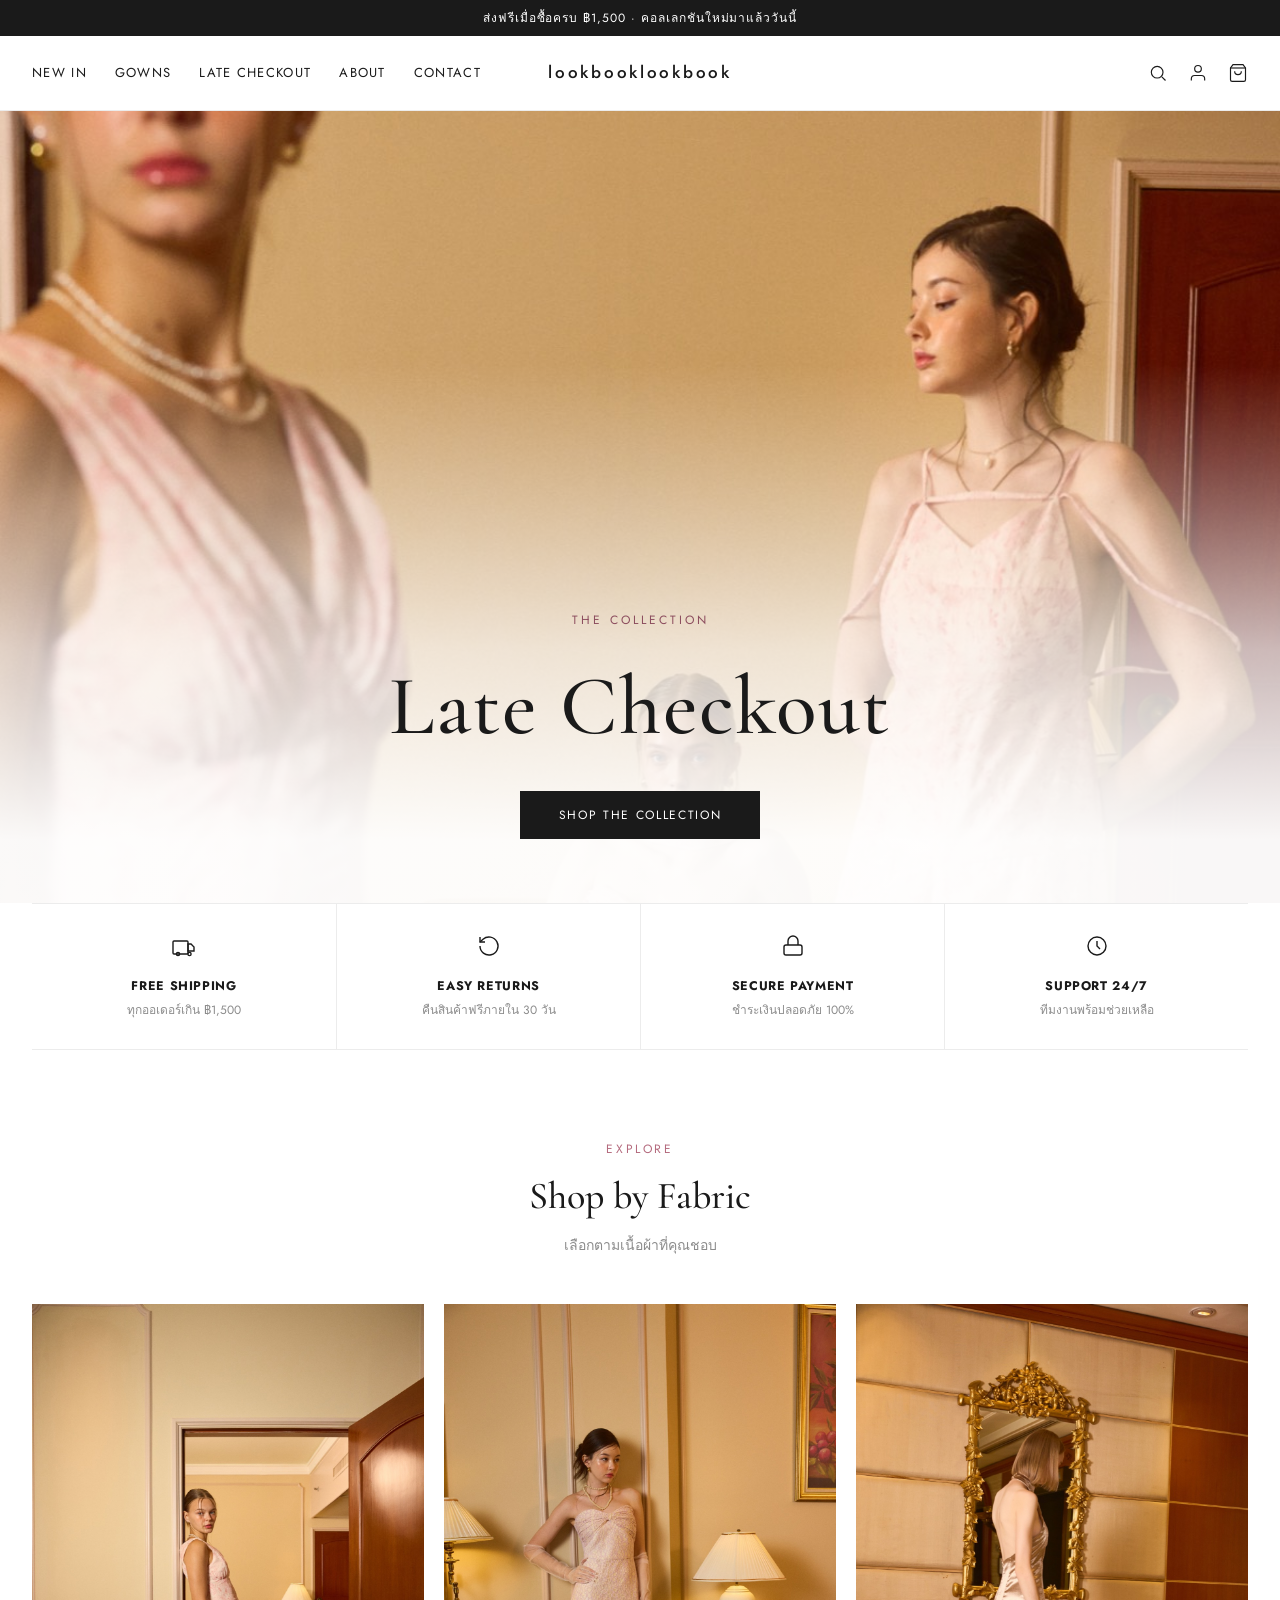
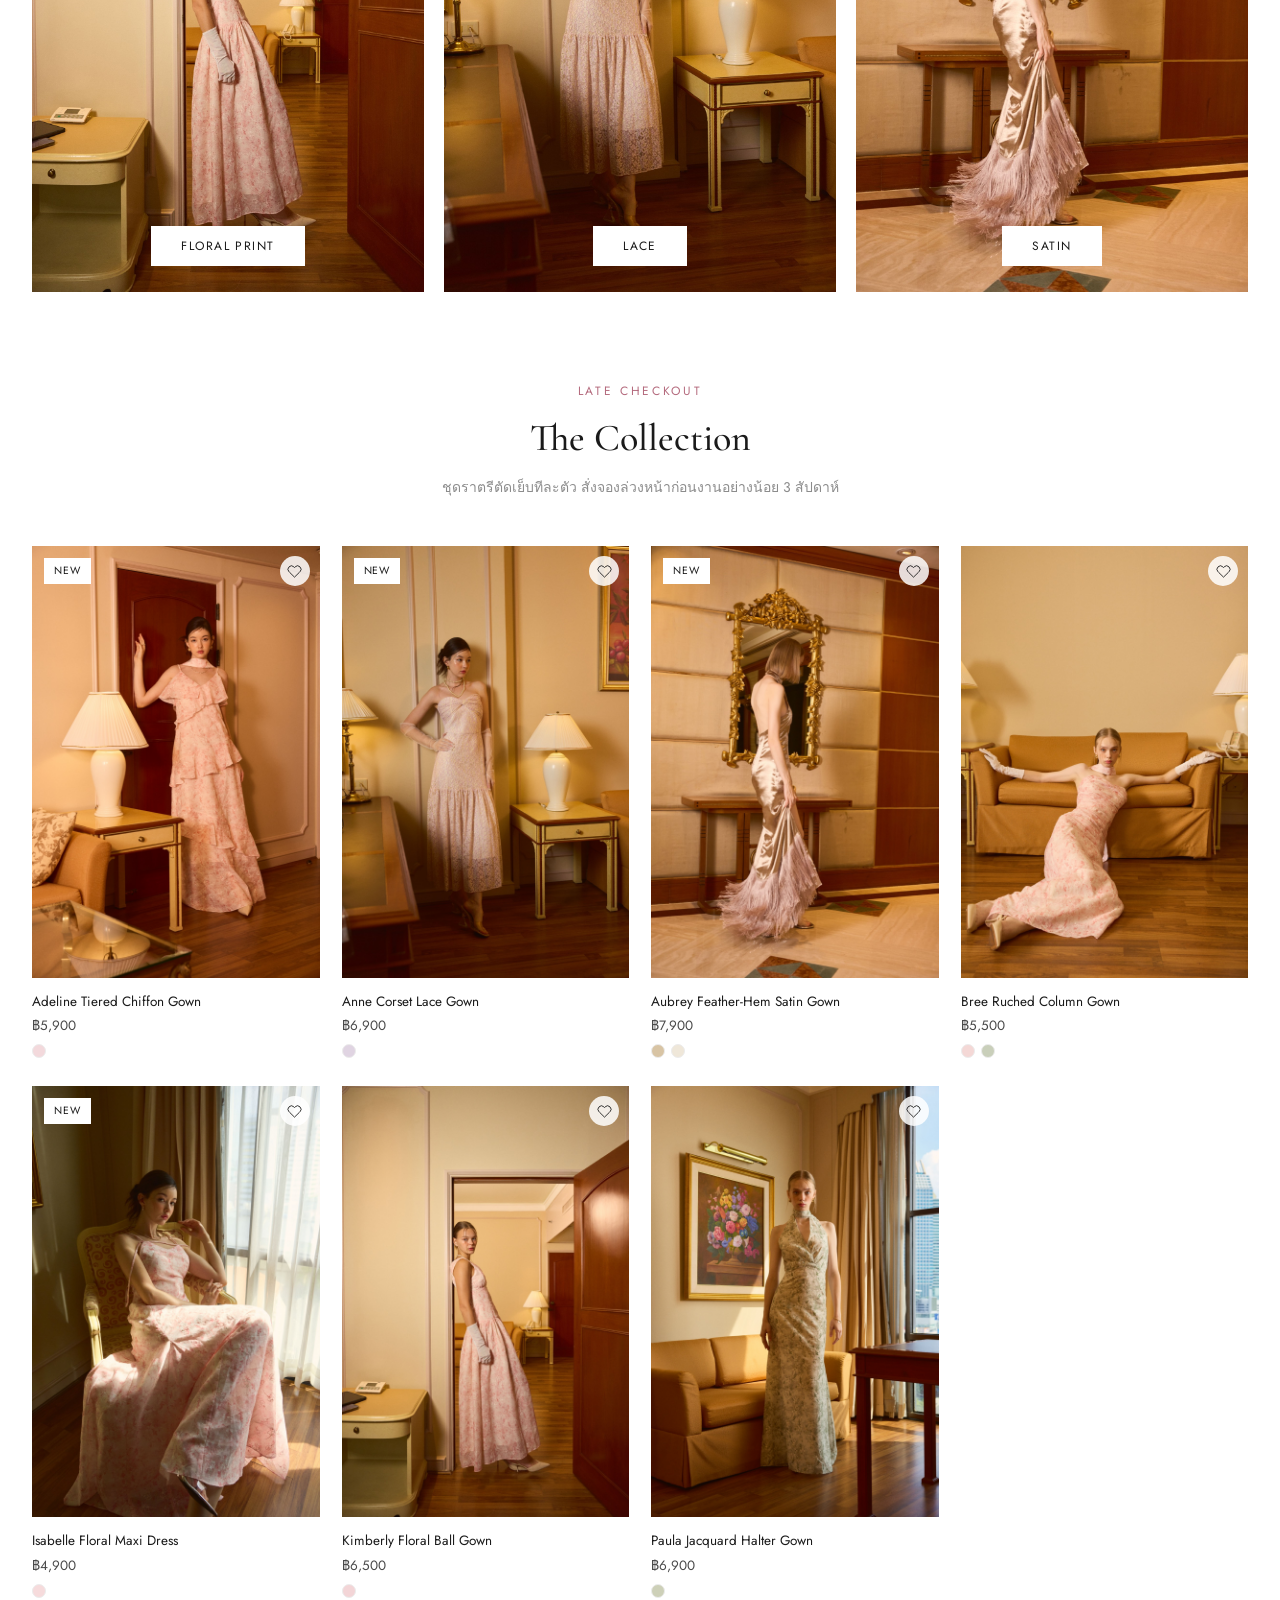
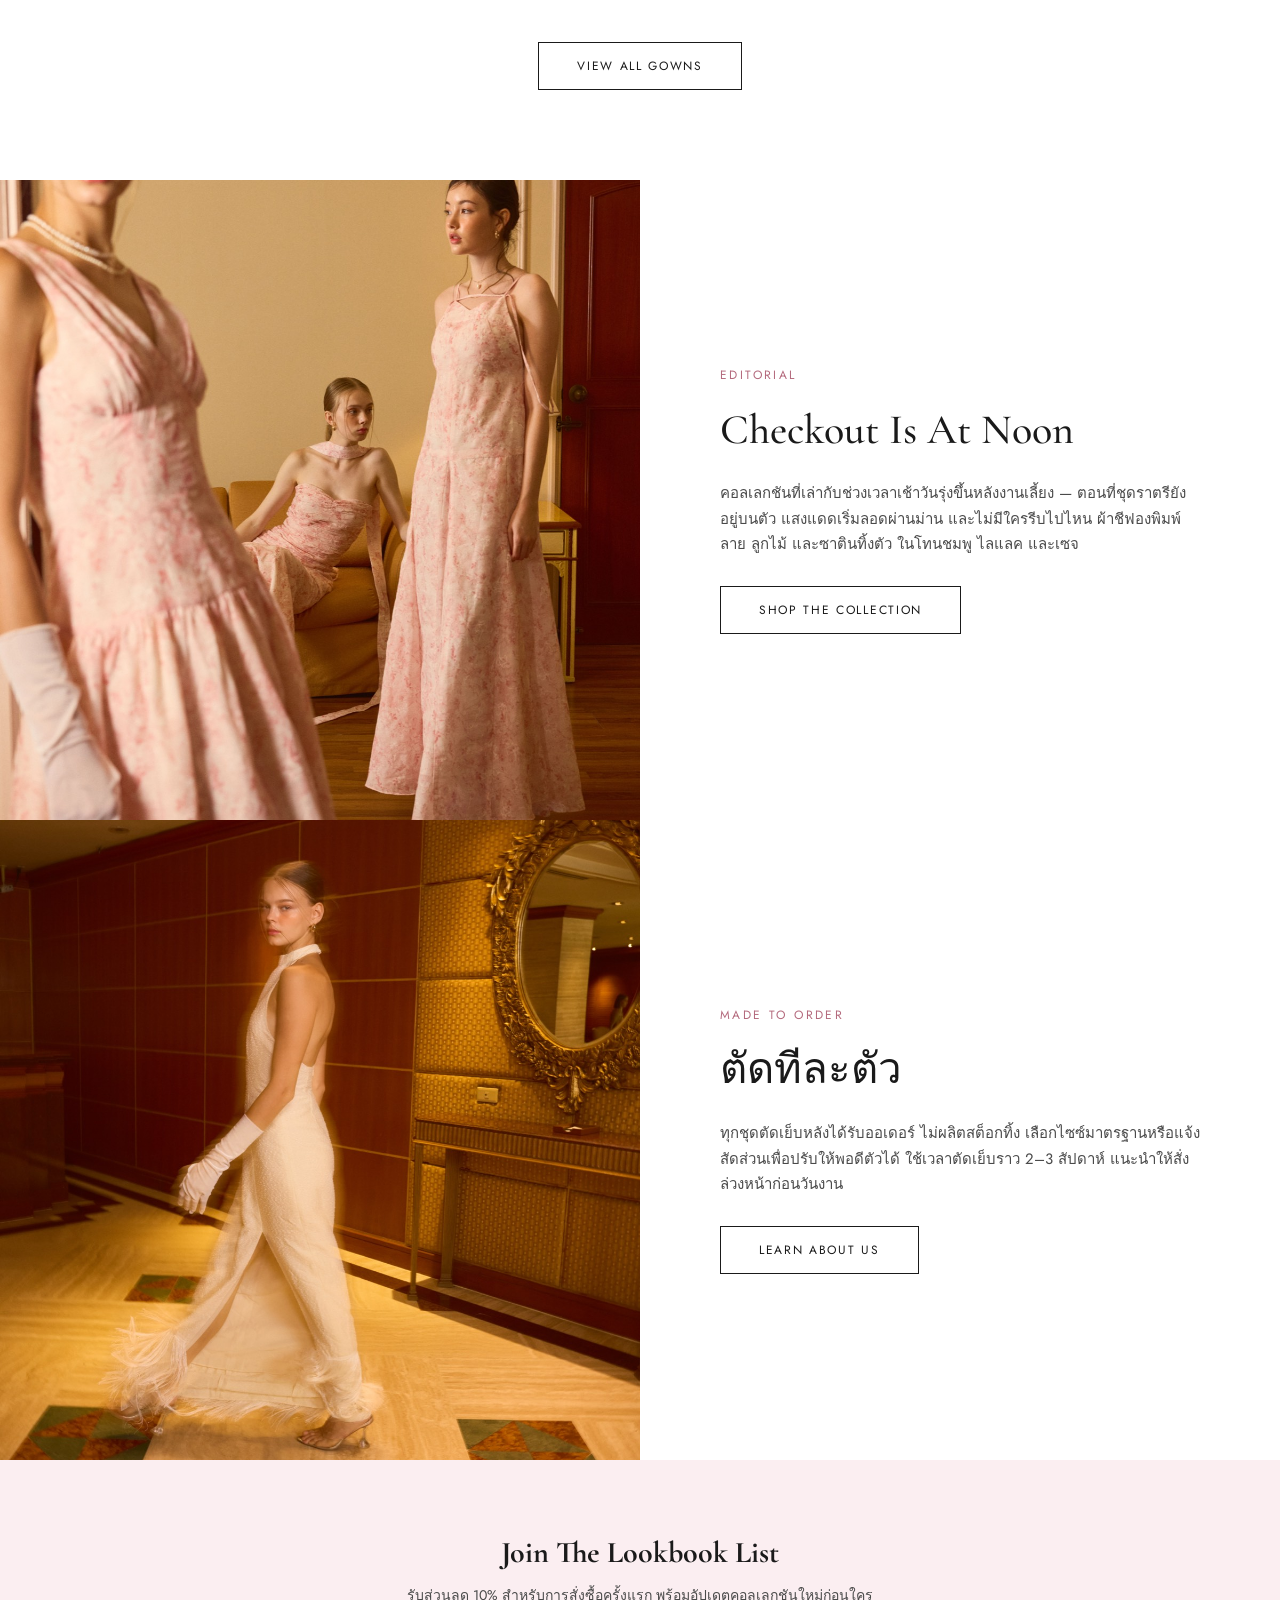
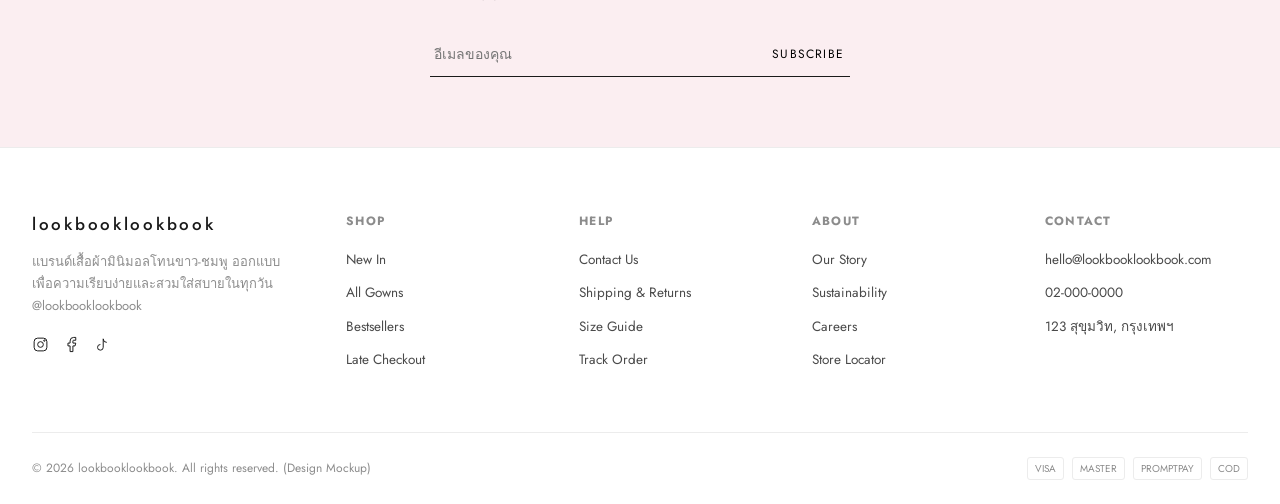
<file: index.html>
<!DOCTYPE html>
<html lang="th">
<head>
<meta charset="UTF-8">
<meta name="viewport" content="width=device-width, initial-scale=1.0">
<title>lookbooklookbook — Effortless Minimal Fashion</title>
<meta name="description" content="lookbooklookbook — เสื้อผ้ามินิมอล โทนขาว-ชมพู แรงบันดาลใจจากดีไซน์ระดับโลก คอลเลกชันใหม่ทุกฤดูกาล">
<link rel="icon" href="data:image/svg+xml,<svg xmlns=%22http://www.w3.org/2000/svg%22 viewBox=%220 0 100 100%22><text y=%22.9em%22 font-size=%2290%22>🌸</text></svg>">
<link rel="preconnect" href="https://fonts.googleapis.com">
<link rel="preconnect" href="https://fonts.gstatic.com" crossorigin>
<link href="https://fonts.googleapis.com/css2?family=Cormorant+Garamond:wght@500;600&family=Jost:wght@300;400;500;600&display=swap" rel="stylesheet">
<link rel="stylesheet" href="css/style.css">
</head>
<body>

<div data-layout-header></div>

<!-- ================= HERO ================= -->
<section class="hero">
  <div class="hero-media"></div>
  <div class="hero-content container">
    <div class="hero-eyebrow">The Collection</div>
    <h1 class="hero-title">Late Checkout</h1>
    <a href="shop.html?cat=gowns" class="btn btn-fill">Shop The Collection</a>
  </div>
</section>

<!-- ================= TRUST STRIP ================= -->
<div class="container">
  <div class="trust-strip">
    <div class="trust-item">
      <svg class="icon" viewBox="0 0 24 24"><rect x="1" y="7" width="15" height="13" rx="1"/><path d="M16 10h3l3 3v4h-6z"/><circle cx="6" cy="20" r="1.6"/><circle cx="17.5" cy="20" r="1.6"/></svg>
      <h5>Free Shipping</h5>
      <p>ทุกออเดอร์เกิน ฿1,500</p>
    </div>
    <div class="trust-item">
      <svg class="icon" viewBox="0 0 24 24"><path d="M3 12a9 9 0 1 0 3-6.7L3 8"/><path d="M3 3v5h5"/></svg>
      <h5>Easy Returns</h5>
      <p>คืนสินค้าฟรีภายใน 30 วัน</p>
    </div>
    <div class="trust-item">
      <svg class="icon" viewBox="0 0 24 24"><rect x="3" y="11" width="18" height="10" rx="2"/><path d="M7 11V7a5 5 0 0 1 10 0v4"/></svg>
      <h5>Secure Payment</h5>
      <p>ชำระเงินปลอดภัย 100%</p>
    </div>
    <div class="trust-item">
      <svg class="icon" viewBox="0 0 24 24"><circle cx="12" cy="12" r="9"/><path d="M12 7v5l3 3"/></svg>
      <h5>Support 24/7</h5>
      <p>ทีมงานพร้อมช่วยเหลือ</p>
    </div>
  </div>
</div>

<!-- ================= CATEGORY TILES ================= -->
<section class="section">
  <div class="container">
    <div class="section-head">
      <div class="eyebrow">Explore</div>
      <h2>Shop by Fabric</h2>
      <p>เลือกตามเนื้อผ้าที่คุณชอบ</p>
    </div>
    <div class="tiles">
      <a href="shop.html?cat=floral" class="tile">
        <img src="images/kimberly-pink-1.jpg" alt="Floral print gowns">
        <div class="tile-label"><span>Floral Print</span></div>
      </a>
      <a href="shop.html?cat=lace" class="tile">
        <img src="images/anne-lilac-1.jpg" alt="Lace gowns">
        <div class="tile-label"><span>Lace</span></div>
      </a>
      <a href="shop.html?cat=satin" class="tile">
        <img src="images/aubrey-metallic-1.jpg" alt="Satin gowns">
        <div class="tile-label"><span>Satin</span></div>
      </a>
    </div>
  </div>
</section>

<!-- ================= NEW ARRIVALS ================= -->
<section class="section" style="padding-top:0;">
  <div class="container">
    <div class="section-head">
      <div class="eyebrow">Late Checkout</div>
      <h2>The Collection</h2>
      <p>ชุดราตรีตัดเย็บทีละตัว สั่งจองล่วงหน้าก่อนงานอย่างน้อย 3 สัปดาห์</p>
    </div>
    <div class="grid" data-home-grid></div>
    <div style="text-align:center; margin-top:44px;">
      <a href="shop.html?cat=gowns" class="btn">View All Gowns</a>
    </div>
  </div>
</section>

<!-- ================= EDITORIAL SPLIT ================= -->
<section class="split">
  <img src="images/editorial-2.jpg" alt="Late Checkout campaign">
  <div class="split-text">
    <div class="eyebrow">Editorial</div>
    <h2>Checkout Is At Noon</h2>
    <p>คอลเลกชันที่เล่ากับช่วงเวลาเช้าวันรุ่งขึ้นหลังงานเลี้ยง — ตอนที่ชุดราตรียังอยู่บนตัว แสงแดดเริ่มลอดผ่านม่าน และไม่มีใครรีบไปไหน ผ้าชีฟองพิมพ์ลาย ลูกไม้ และซาตินทิ้งตัว ในโทนชมพู ไลแลค และเซจ</p>
    <a href="shop.html?cat=gowns" class="btn">Shop The Collection</a>
  </div>
</section>

<section class="split reverse">
  <img src="images/aubrey-pearl-2.jpg" alt="Made to order at lookbooklookbook">
  <div class="split-text">
    <div class="eyebrow">Made To Order</div>
    <h2>ตัดทีละตัว</h2>
    <p>ทุกชุดตัดเย็บหลังได้รับออเดอร์ ไม่ผลิตสต็อกทิ้ง เลือกไซซ์มาตรฐานหรือแจ้งสัดส่วนเพื่อปรับให้พอดีตัวได้ ใช้เวลาตัดเย็บราว 2–3 สัปดาห์ แนะนำให้สั่งล่วงหน้าก่อนวันงาน</p>
    <a href="about.html" class="btn">Learn About Us</a>
  </div>
</section>

<div data-layout-footer></div>

<script src="js/products.js"></script>
<script src="js/layout.js"></script>
<script src="js/main.js"></script>
<script>
  document.querySelector('[data-home-grid]').innerHTML =
    PRODUCTS.slice(0, 8).map(productCardHTML).join('');
</script>
</body>
</html>
</file>
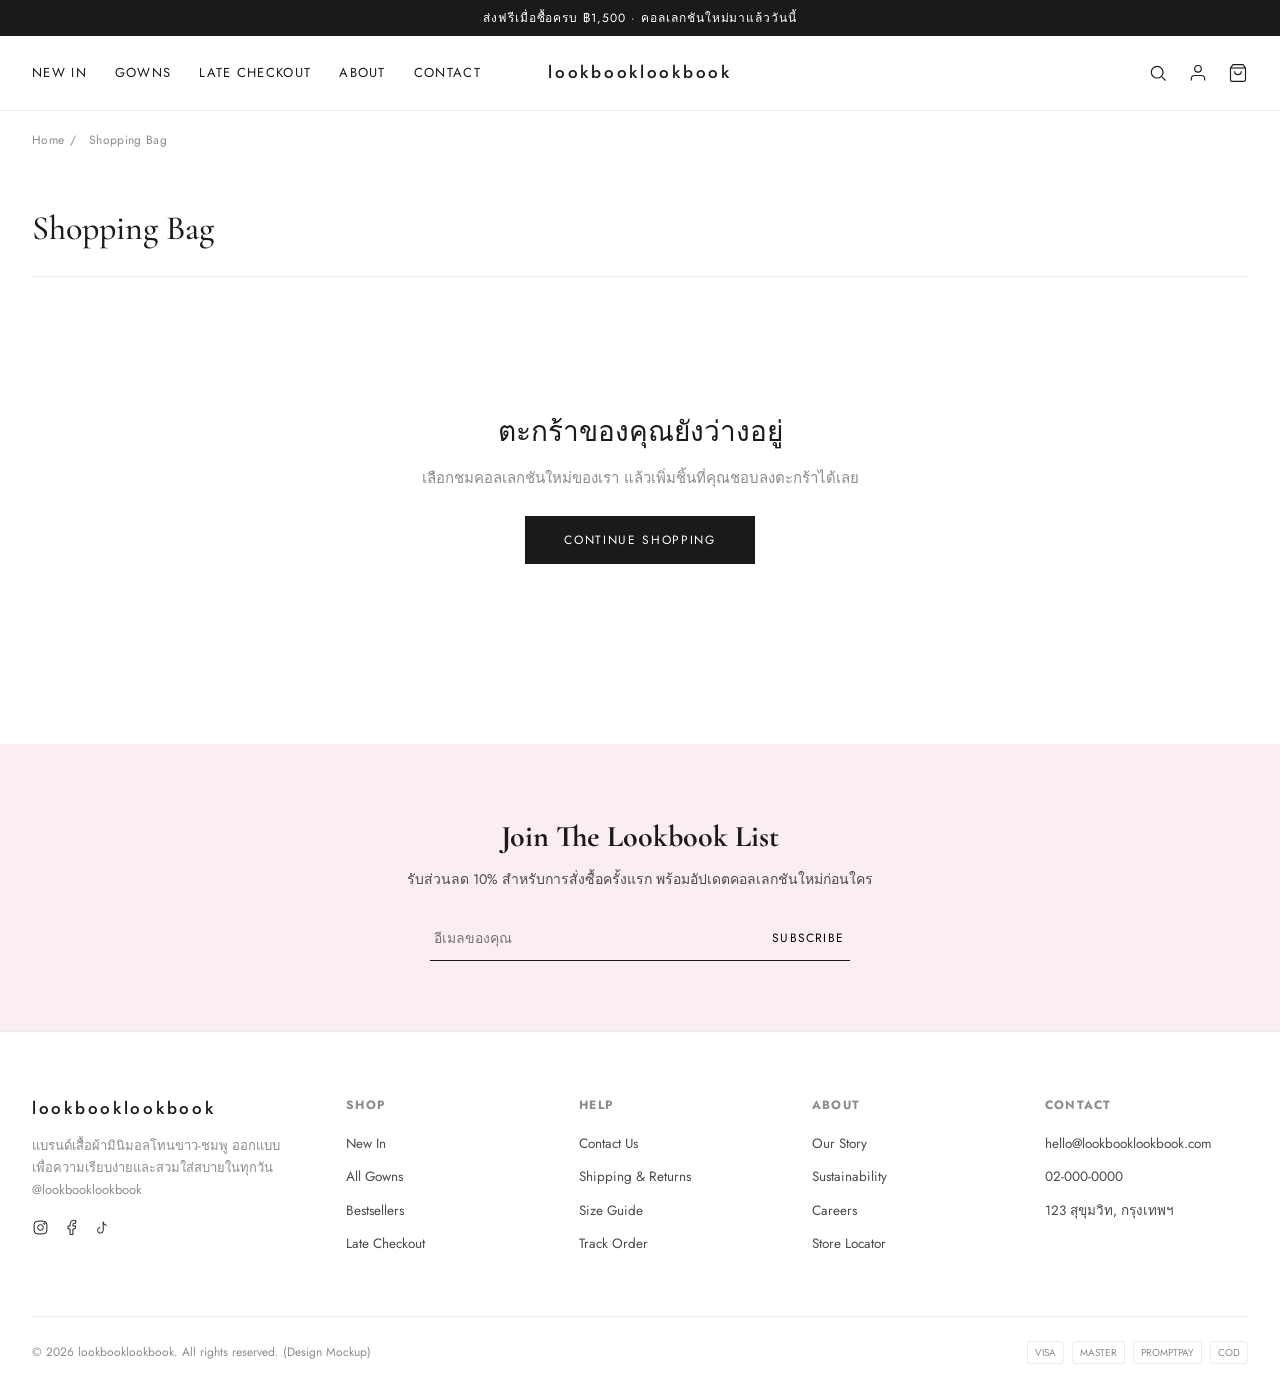
<file: cart.html>
<!DOCTYPE html>
<html lang="th">
<head>
<meta charset="UTF-8">
<meta name="viewport" content="width=device-width, initial-scale=1.0">
<title>Shopping Bag — lookbooklookbook</title>
<meta name="description" content="ตะกร้าสินค้าของคุณที่ lookbooklookbook">
<link rel="icon" href="data:image/svg+xml,<svg xmlns=%22http://www.w3.org/2000/svg%22 viewBox=%220 0 100 100%22><text y=%22.9em%22 font-size=%2290%22>🌸</text></svg>">
<link rel="preconnect" href="https://fonts.googleapis.com">
<link rel="preconnect" href="https://fonts.gstatic.com" crossorigin>
<link href="https://fonts.googleapis.com/css2?family=Cormorant+Garamond:wght@500;600&family=Jost:wght@300;400;500;600&display=swap" rel="stylesheet">
<link rel="stylesheet" href="css/style.css">
</head>
<body>

<div data-layout-header></div>

<div class="container">
  <div class="breadcrumb">
    <a href="index.html">Home</a><span>/</span><span>Shopping Bag</span>
  </div>

  <div class="shop-head">
    <div><h1>Shopping Bag</h1></div>
  </div>

  <div class="empty-bag" data-bag-empty style="display:none;">
    <h2 style="font-family:'Cormorant Garamond',serif;font-size:28px;font-weight:500;">ตะกร้าของคุณยังว่างอยู่</h2>
    <p>เลือกชมคอลเลกชันใหม่ของเรา แล้วเพิ่มชิ้นที่คุณชอบลงตะกร้าได้เลย</p>
    <a href="shop.html?cat=new" class="btn btn-fill">Continue Shopping</a>
  </div>

  <div class="bag-layout" data-bag-full style="display:none;">
    <div data-bag-items></div>

    <aside class="summary-box">
      <h3>Order Summary</h3>
      <div class="summary-row"><span>Subtotal</span><span data-subtotal>฿0</span></div>
      <div class="summary-row"><span>Shipping</span><span data-shipping>Free</span></div>
      <div class="summary-row"><span>Estimated Tax</span><span>Included</span></div>

      <div class="promo-row">
        <input type="text" placeholder="รหัสส่วนลด">
        <button type="button" data-promo>Apply</button>
      </div>

      <div class="summary-row total"><span>Total</span><span data-total>฿0</span></div>

      <a href="#" class="btn btn-fill btn-block" style="margin-top:20px;" data-checkout>Proceed to Checkout</a>
      <a href="shop.html?cat=new" class="btn btn-block" style="margin-top:10px;">Continue Shopping</a>

      <p style="font-size:12px;color:#8c8c8c;margin-top:18px;line-height:1.7;">
        ส่งฟรีเมื่อซื้อครบ ฿1,500 · คืนสินค้าฟรีภายใน 30 วัน · ชำระเงินปลอดภัยด้วยระบบเข้ารหัส
      </p>
    </aside>
  </div>
</div>

<div style="height:80px;"></div>
<div data-layout-footer></div>

<script src="js/products.js"></script>
<script src="js/layout.js"></script>
<script src="js/main.js"></script>
<script>
  document.querySelector('[data-promo]').addEventListener('click', () => showToast('รหัสส่วนลดไม่ถูกต้อง (mockup)'));
  document.querySelector('[data-checkout]').addEventListener('click', e => {
    e.preventDefault();
    showToast('หน้าชำระเงินยังไม่เปิดใช้งานใน mockup นี้');
  });
</script>
</body>
</html>
</file>
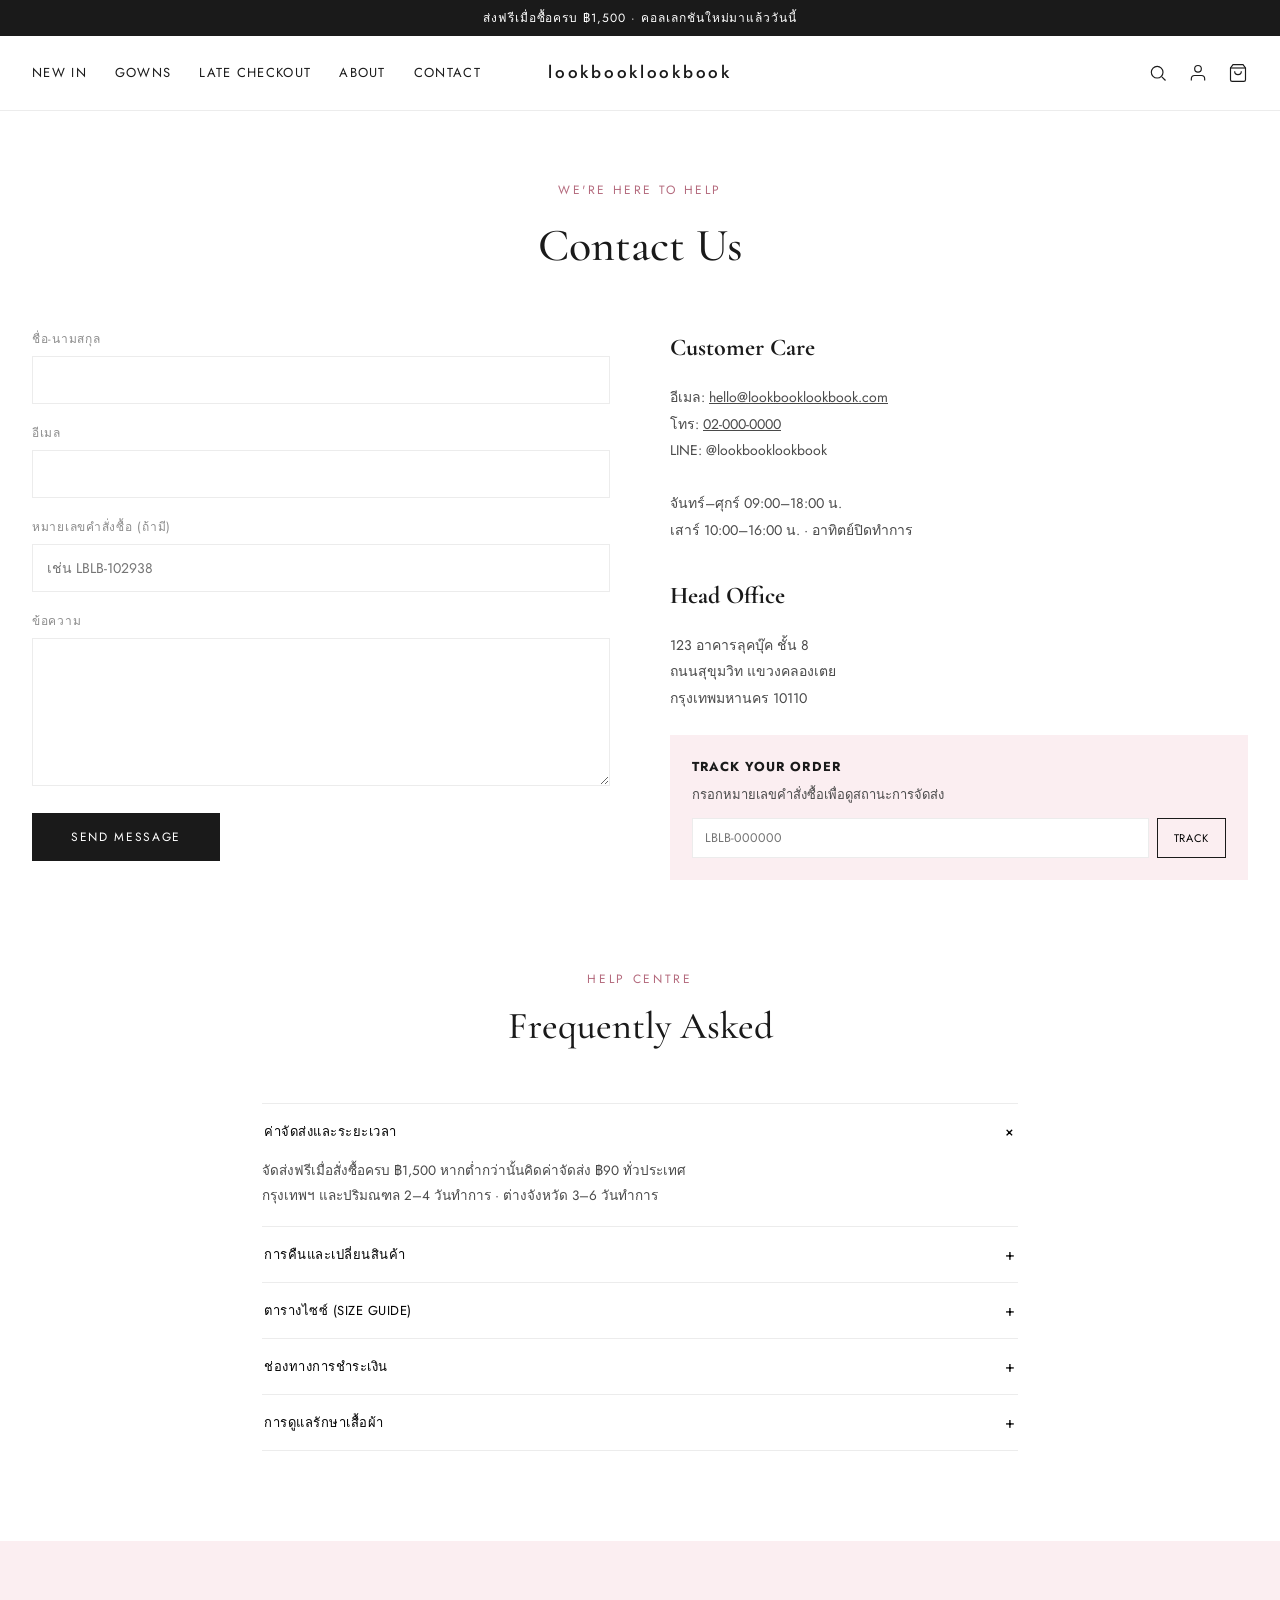
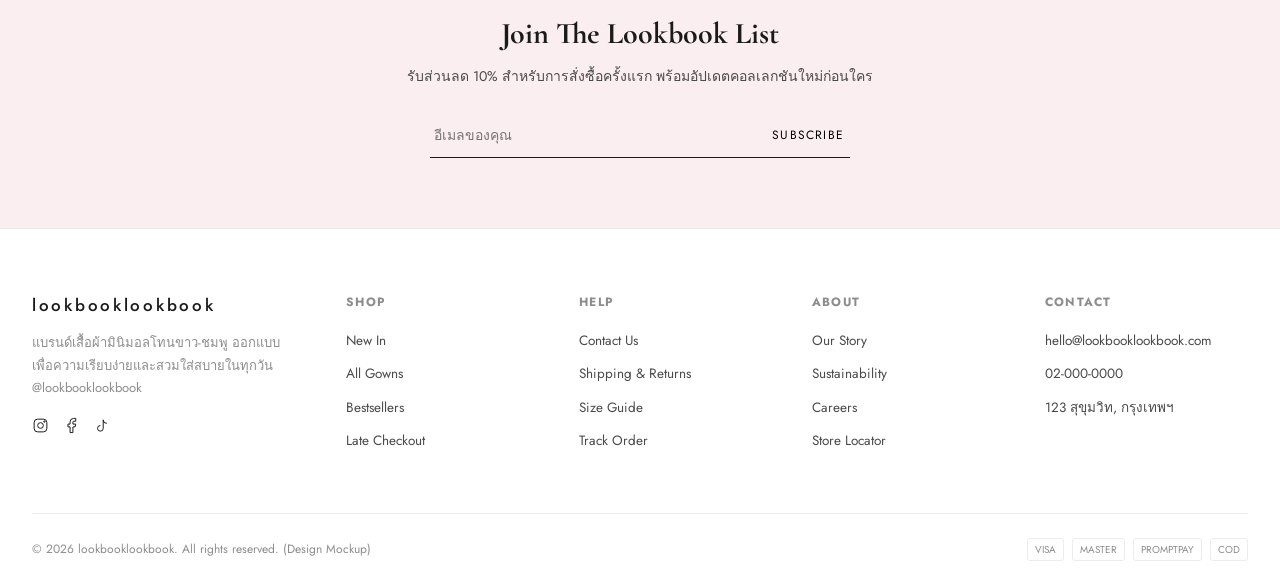
<file: contact.html>
<!DOCTYPE html>
<html lang="th">
<head>
<meta charset="UTF-8">
<meta name="viewport" content="width=device-width, initial-scale=1.0">
<title>Contact &amp; Help — lookbooklookbook</title>
<meta name="description" content="ติดต่อ lookbooklookbook — คำถามที่พบบ่อย การจัดส่ง การคืนสินค้า และตารางไซซ์">
<link rel="icon" href="data:image/svg+xml,<svg xmlns=%22http://www.w3.org/2000/svg%22 viewBox=%220 0 100 100%22><text y=%22.9em%22 font-size=%2290%22>🌸</text></svg>">
<link rel="preconnect" href="https://fonts.googleapis.com">
<link rel="preconnect" href="https://fonts.gstatic.com" crossorigin>
<link href="https://fonts.googleapis.com/css2?family=Cormorant+Garamond:wght@500;600&family=Jost:wght@300;400;500;600&display=swap" rel="stylesheet">
<link rel="stylesheet" href="css/style.css">
</head>
<body>

<div data-layout-header></div>

<div class="container">
  <div class="page-header">
    <div class="eyebrow">We're Here To Help</div>
    <h1>Contact Us</h1>
  </div>

  <div class="contact-grid">
    <form data-contact-form>
      <div class="form-field">
        <label for="cf-name">ชื่อ-นามสกุล</label>
        <input id="cf-name" type="text" required>
      </div>
      <div class="form-field">
        <label for="cf-email">อีเมล</label>
        <input id="cf-email" type="email" required>
      </div>
      <div class="form-field">
        <label for="cf-order">หมายเลขคำสั่งซื้อ (ถ้ามี)</label>
        <input id="cf-order" type="text" placeholder="เช่น LBLB-102938">
      </div>
      <div class="form-field">
        <label for="cf-msg">ข้อความ</label>
        <textarea id="cf-msg" rows="6" required></textarea>
      </div>
      <button type="submit" class="btn btn-fill">Send Message</button>
    </form>

    <div>
      <h3 style="font-family:'Cormorant Garamond',serif;font-size:24px;margin-bottom:18px;">Customer Care</h3>
      <p style="color:#4a4a4a;line-height:1.9;font-size:14px;">
        อีเมล: <a href="mailto:hello@lookbooklookbook.com" style="text-decoration:underline;">hello@lookbooklookbook.com</a><br>
        โทร: <a href="tel:+6620000000" style="text-decoration:underline;">02-000-0000</a><br>
        LINE: @lookbooklookbook<br><br>
        จันทร์–ศุกร์ 09:00–18:00 น.<br>
        เสาร์ 10:00–16:00 น. · อาทิตย์ปิดทำการ
      </p>

      <h3 style="font-family:'Cormorant Garamond',serif;font-size:24px;margin:34px 0 18px;">Head Office</h3>
      <p style="color:#4a4a4a;line-height:1.9;font-size:14px;">
        123 อาคารลุคบุ๊ค ชั้น 8<br>
        ถนนสุขุมวิท แขวงคลองเตย<br>
        กรุงเทพมหานคร 10110
      </p>

      <div style="margin-top:24px;background:#fbeef1;padding:22px;">
        <h4 style="font-size:13px;letter-spacing:0.08em;text-transform:uppercase;margin-bottom:8px;">Track Your Order</h4>
        <p style="font-size:13px;color:#4a4a4a;margin-bottom:14px;">กรอกหมายเลขคำสั่งซื้อเพื่อดูสถานะการจัดส่ง</p>
        <div class="promo-row" style="margin:0;">
          <input type="text" placeholder="LBLB-000000">
          <button type="button" data-track>Track</button>
        </div>
      </div>
    </div>
  </div>
</div>

<section class="section" id="faq">
  <div class="container" style="max-width:820px;">
    <div class="section-head">
      <div class="eyebrow">Help Centre</div>
      <h2>Frequently Asked</h2>
    </div>

    <div class="accordion-item open">
      <button class="accordion-head">ค่าจัดส่งและระยะเวลา <span class="plus">+</span></button>
      <div class="accordion-body">
        จัดส่งฟรีเมื่อสั่งซื้อครบ ฿1,500 หากต่ำกว่านั้นคิดค่าจัดส่ง ฿90 ทั่วประเทศ<br>
        กรุงเทพฯ และปริมณฑล 2–4 วันทำการ · ต่างจังหวัด 3–6 วันทำการ
      </div>
    </div>

    <div class="accordion-item">
      <button class="accordion-head">การคืนและเปลี่ยนสินค้า <span class="plus">+</span></button>
      <div class="accordion-body">
        คืนสินค้าฟรีภายใน 30 วันนับจากวันที่ได้รับ สินค้าต้องอยู่ในสภาพสมบูรณ์
        ไม่ผ่านการใช้งาน และยังมีป้ายราคาติดอยู่ · สินค้าลดราคาพิเศษ (Final Sale) ไม่สามารถคืนได้
      </div>
    </div>

    <div class="accordion-item">
      <button class="accordion-head">ตารางไซซ์ (Size Guide) <span class="plus">+</span></button>
      <div class="accordion-body">
        <div style="overflow-x:auto;">
          <table style="width:100%;border-collapse:collapse;font-size:13px;margin-top:8px;">
            <thead>
              <tr style="border-bottom:1px solid #ececec;text-align:left;">
                <th style="padding:8px 6px;">Size</th><th style="padding:8px 6px;">อก (ซม.)</th>
                <th style="padding:8px 6px;">เอว (ซม.)</th><th style="padding:8px 6px;">สะโพก (ซม.)</th>
              </tr>
            </thead>
            <tbody>
              <tr><td style="padding:8px 6px;">XS</td><td>78–82</td><td>60–64</td><td>84–88</td></tr>
              <tr><td style="padding:8px 6px;">S</td><td>82–86</td><td>64–68</td><td>88–92</td></tr>
              <tr><td style="padding:8px 6px;">M</td><td>86–90</td><td>68–72</td><td>92–96</td></tr>
              <tr><td style="padding:8px 6px;">L</td><td>90–96</td><td>72–78</td><td>96–102</td></tr>
              <tr><td style="padding:8px 6px;">XL</td><td>96–102</td><td>78–84</td><td>102–108</td></tr>
            </tbody>
          </table>
        </div>
      </div>
    </div>

    <div class="accordion-item">
      <button class="accordion-head">ช่องทางการชำระเงิน <span class="plus">+</span></button>
      <div class="accordion-body">
        บัตรเครดิต/เดบิต (Visa, Mastercard) · PromptPay QR · โอนผ่านธนาคาร ·
        เก็บเงินปลายทาง (COD) สำหรับยอดไม่เกิน ฿5,000 · ผ่อน 0% นาน 3 เดือนกับบัตรที่ร่วมรายการ
      </div>
    </div>

    <div class="accordion-item">
      <button class="accordion-head">การดูแลรักษาเสื้อผ้า <span class="plus">+</span></button>
      <div class="accordion-body">
        อ่านป้ายดูแลรักษาบนตัวสินค้าเสมอ · โดยทั่วไปแนะนำซักด้วยน้ำเย็นไม่เกิน 30°C
        กลับด้านในก่อนซัก หลีกเลี่ยงการอบแห้ง และรีดที่อุณหภูมิต่ำ
      </div>
    </div>
  </div>
</section>

<div data-layout-footer></div>

<script src="js/products.js"></script>
<script src="js/layout.js"></script>
<script src="js/main.js"></script>
<script>
  document.querySelector('[data-contact-form]').addEventListener('submit', e => {
    e.preventDefault();
    e.target.reset();
    showToast('ส่งข้อความเรียบร้อย เราจะติดต่อกลับภายใน 24 ชม.');
  });
  document.querySelector('[data-track]').addEventListener('click', () =>
    showToast('ไม่พบคำสั่งซื้อนี้ (mockup)')
  );
</script>
</body>
</html>
</file>
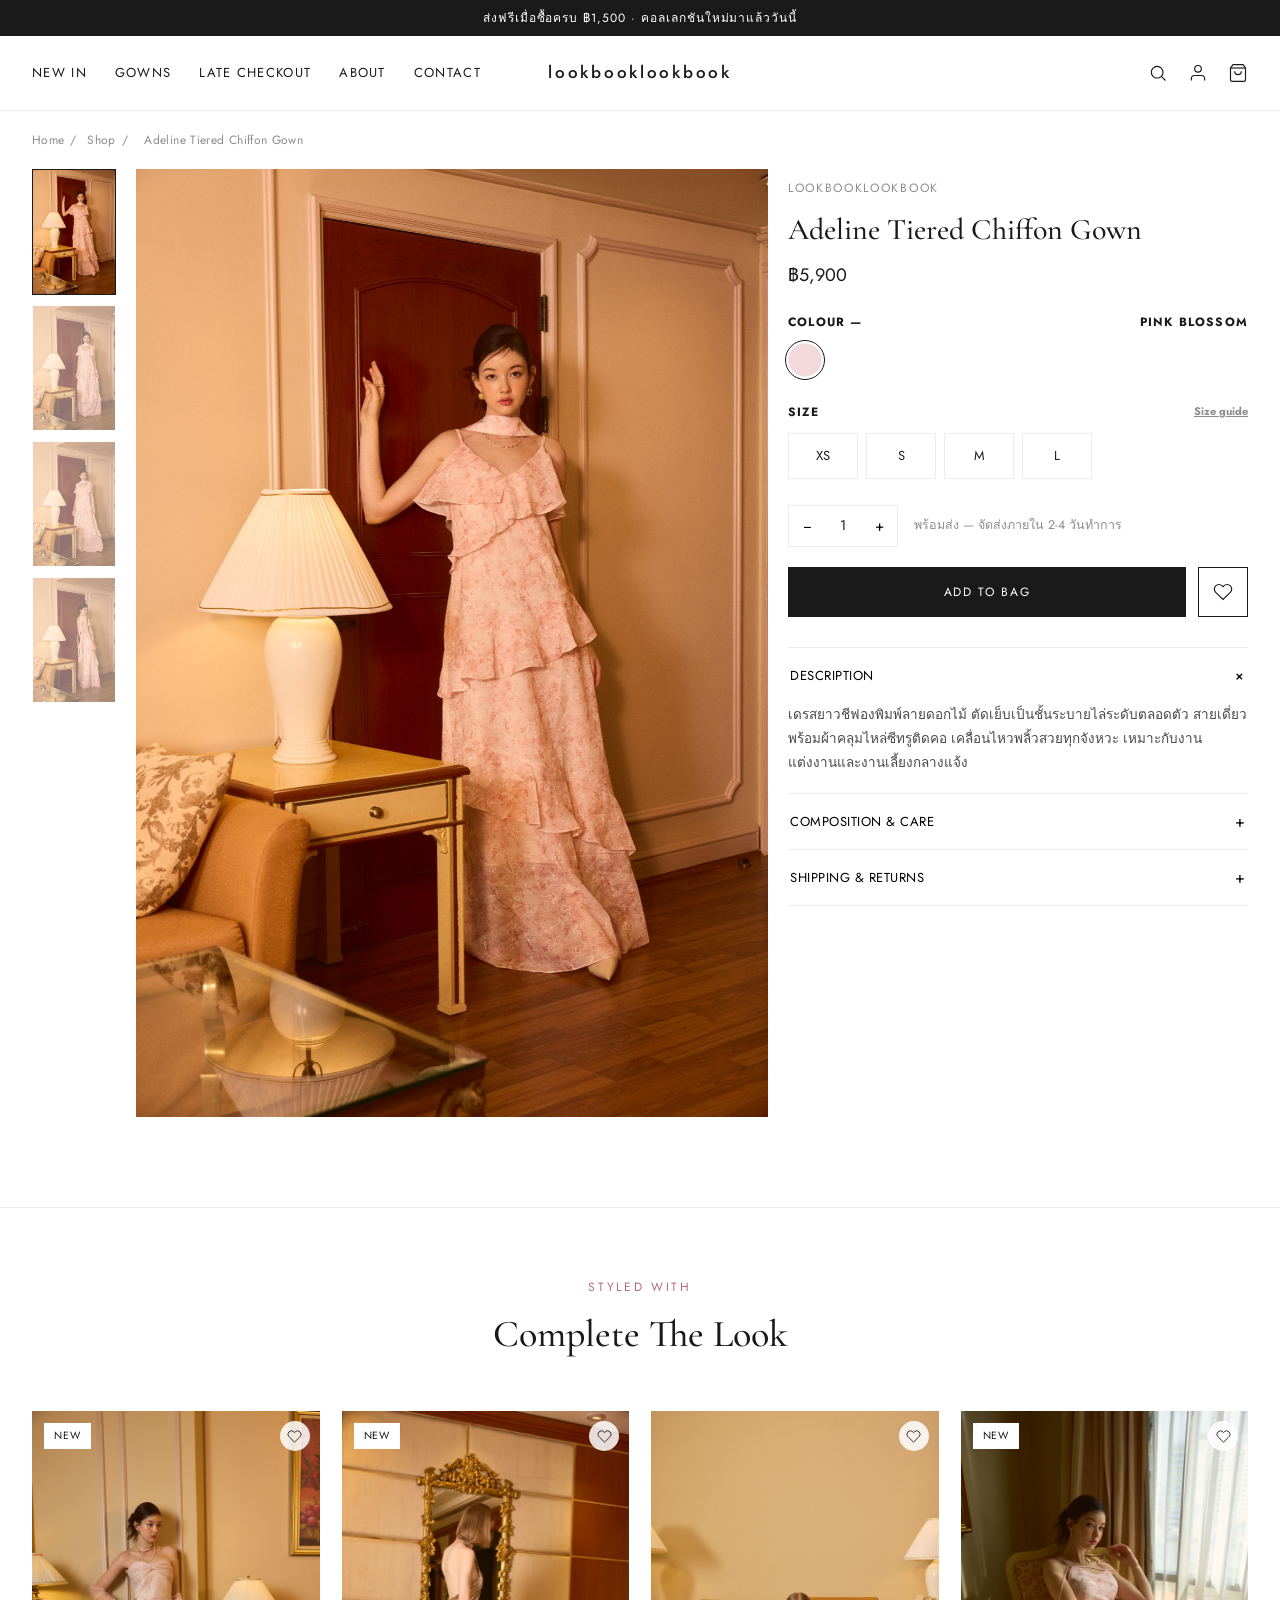
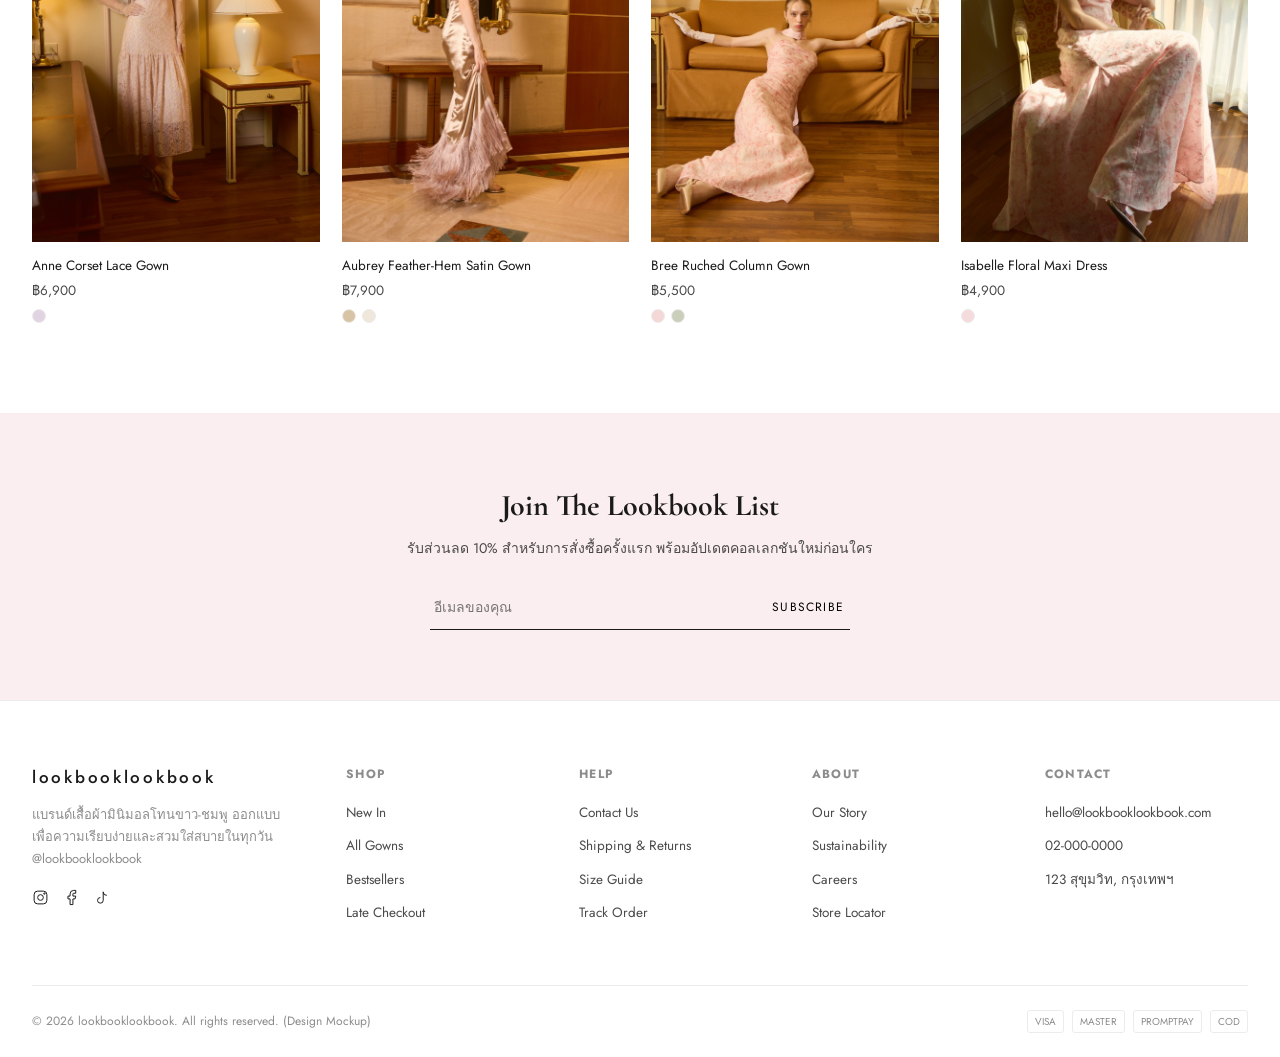
<file: product.html>
<!DOCTYPE html>
<html lang="th">
<head>
<meta charset="UTF-8">
<meta name="viewport" content="width=device-width, initial-scale=1.0">
<title>Product — lookbooklookbook</title>
<meta name="description" content="รายละเอียดสินค้า lookbooklookbook — เลือกสี ไซซ์ และเพิ่มลงตะกร้า">
<link rel="icon" href="data:image/svg+xml,<svg xmlns=%22http://www.w3.org/2000/svg%22 viewBox=%220 0 100 100%22><text y=%22.9em%22 font-size=%2290%22>🌸</text></svg>">
<link rel="preconnect" href="https://fonts.googleapis.com">
<link rel="preconnect" href="https://fonts.gstatic.com" crossorigin>
<link href="https://fonts.googleapis.com/css2?family=Cormorant+Garamond:wght@500;600&family=Jost:wght@300;400;500;600&display=swap" rel="stylesheet">
<link rel="stylesheet" href="css/style.css">
</head>
<body>

<div data-layout-header></div>

<div class="container">
  <div class="breadcrumb">
    <a href="index.html">Home</a><span>/</span>
    <a href="shop.html">Shop</a><span>/</span>
    <span data-crumb></span>
  </div>

  <div class="pdp">
    <div class="pdp-thumbs" data-thumbs></div>
    <div class="pdp-main-img"><img data-main-img src="" alt=""></div>

    <div class="pdp-info">
      <div class="brand-tag">lookbooklookbook</div>
      <h1 data-name></h1>
      <div class="pdp-price" data-price></div>

      <div class="pdp-block">
        <h4>Colour — <span data-color-label></span></h4>
        <div class="color-options" data-colors></div>
      </div>

      <div class="pdp-block">
        <h4>Size <a href="contact.html#faq">Size guide</a></h4>
        <div class="size-options" data-sizes></div>
      </div>

      <div class="qty-row">
        <div class="qty-control">
          <button type="button" aria-label="Decrease">&minus;</button>
          <span>1</span>
          <button type="button" aria-label="Increase">+</button>
        </div>
        <span style="font-size:12.5px;color:#8c8c8c;" data-stock>พร้อมส่ง — จัดส่งภายใน 2-4 วันทำการ</span>
      </div>

      <div class="pdp-actions">
        <button class="btn btn-fill" data-add-to-bag>Add to Bag</button>
        <button class="icon-btn" aria-label="Add to wishlist">
          <svg class="icon" viewBox="0 0 24 24"><path d="M20.8 4.6a5.5 5.5 0 0 0-7.8 0L12 5.6l-1-1a5.5 5.5 0 0 0-7.8 7.8l1 1L12 21l7.8-7.6 1-1a5.5 5.5 0 0 0 0-7.8Z"/></svg>
        </button>
      </div>

      <div class="accordion-item open">
        <button class="accordion-head">Description <span class="plus">+</span></button>
        <div class="accordion-body" data-desc></div>
      </div>
      <div class="accordion-item">
        <button class="accordion-head">Composition &amp; Care <span class="plus">+</span></button>
        <div class="accordion-body">
          <span data-material></span><br>
          ซักด้วยเครื่องที่อุณหภูมิไม่เกิน 30°C · ห้ามใช้สารฟอกขาว · รีดอุณหภูมิต่ำ · ห้ามซักแห้ง
        </div>
      </div>
      <div class="accordion-item">
        <button class="accordion-head">Shipping &amp; Returns <span class="plus">+</span></button>
        <div class="accordion-body">
          จัดส่งฟรีเมื่อสั่งซื้อครบ ฿1,500 (ต่ำกว่านั้นคิดค่าจัดส่ง ฿90)<br>
          ระยะเวลาจัดส่ง 2–4 วันทำการในเขตกรุงเทพฯ และ 3–6 วันทำการต่างจังหวัด<br>
          คืนสินค้าฟรีภายใน 30 วัน โดยสินค้าต้องอยู่ในสภาพสมบูรณ์พร้อมป้ายราคา
        </div>
      </div>
    </div>
  </div>
</div>

<section class="related">
  <div class="container">
    <div class="section-head">
      <div class="eyebrow">Styled With</div>
      <h2>Complete The Look</h2>
    </div>
    <div class="grid" data-related></div>
  </div>
</section>

<div data-layout-footer></div>

<script src="js/products.js"></script>
<script src="js/layout.js"></script>
<script src="js/main.js"></script>
<script>
(function () {
  const id = parseInt(new URLSearchParams(location.search).get('id'), 10) || 1;
  const p = PRODUCTS.find(x => x.id === id) || PRODUCTS[0];

  document.title = p.name + ' — lookbooklookbook';
  document.querySelector('[data-crumb]').textContent = p.name;
  document.querySelector('[data-name]').textContent = p.name;
  document.querySelector('[data-desc]').textContent = p.desc;
  document.querySelector('[data-material]').textContent = p.material;

  document.querySelector('[data-price]').innerHTML = p.was
    ? `<span class="was">${baht(p.was)}</span><span class="now">${baht(p.price)}</span>`
    : baht(p.price);

  const mainImg = document.querySelector('[data-main-img]');
  const thumbWrap = document.querySelector('[data-thumbs]');
  const btn = document.querySelector('[data-add-to-bag]');

  // วาดแกลเลอรีของสีที่เลือก — เปลี่ยนสีแล้วรูปเปลี่ยนทั้งชุด
  function showColor(color) {
    mainImg.src = color.photos[0];
    mainImg.alt = `${p.name} — ${color.name}`;
    btn.dataset.image = color.photos[0];

    thumbWrap.innerHTML = color.photos
      .map((src, i) => `<img src="${src}" alt="${p.name} — ${color.name} view ${i + 1}" class="${i === 0 ? 'active' : ''}">`)
      .join('');

    thumbWrap.querySelectorAll('img').forEach(thumb => {
      thumb.addEventListener('click', () => {
        thumbWrap.querySelectorAll('img').forEach(t => t.classList.remove('active'));
        thumb.classList.add('active');
        mainImg.src = thumb.src;
      });
    });
  }

  document.querySelector('[data-colors]').innerHTML = p.colors
    .map((c, i) => `<span class="color-swatch${i === 0 ? ' selected' : ''}" data-color="${c.name}" style="background:${c.hex}" title="${c.name}"></span>`)
    .join('');
  document.querySelector('[data-color-label]').textContent = p.colors[0].name;
  showColor(p.colors[0]);

  document.querySelectorAll('[data-colors] .color-swatch').forEach((sw, i) => {
    sw.addEventListener('click', () => showColor(p.colors[i]));
  });

  document.querySelector('[data-sizes]').innerHTML = p.sizes
    .map(s => `<div class="size-btn${p.soldOut.includes(s) ? ' disabled' : ''}">${s}</div>`)
    .join('');

  btn.dataset.id = p.id;
  btn.dataset.name = p.name;
  btn.dataset.price = p.price;

  document.querySelector('[data-related]').innerHTML = PRODUCTS
    .filter(x => x.id !== p.id)
    .slice(0, 4)
    .map(productCardHTML)
    .join('');
})();
</script>
</body>
</html>
</file>
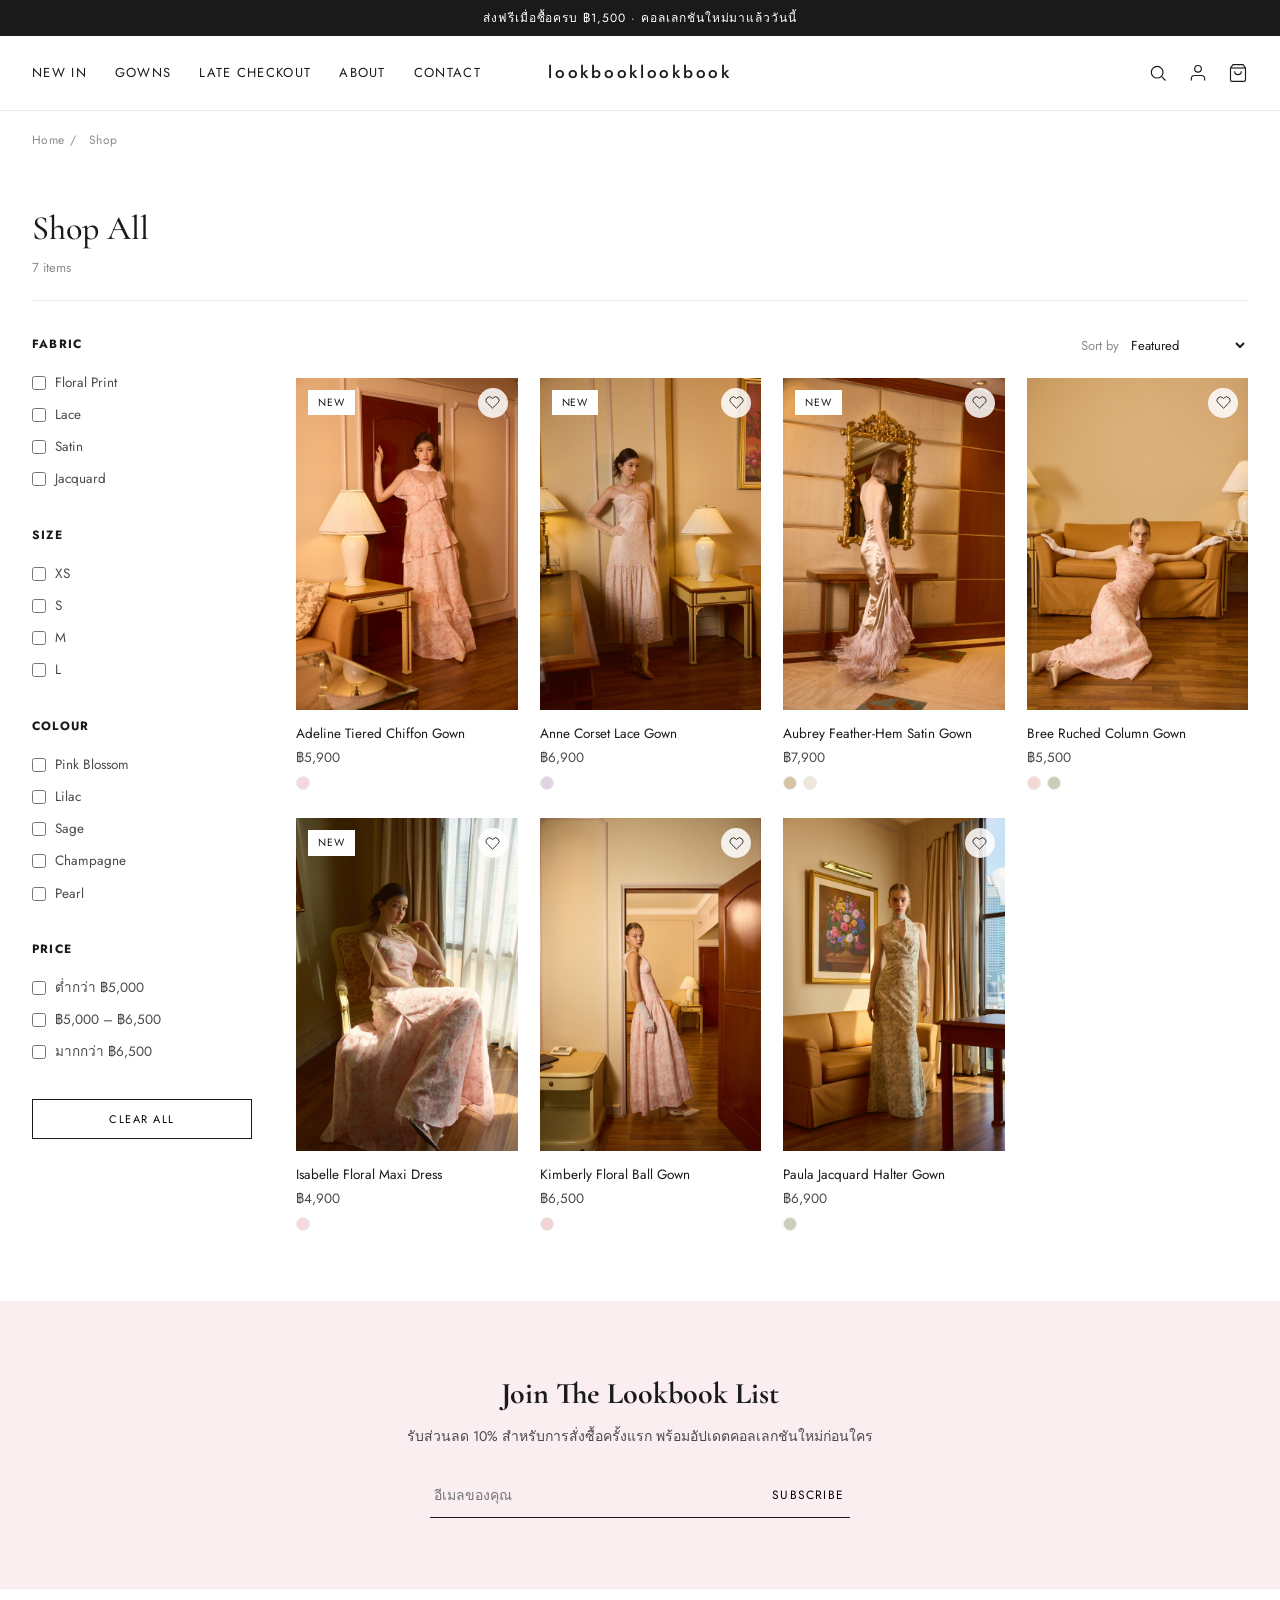
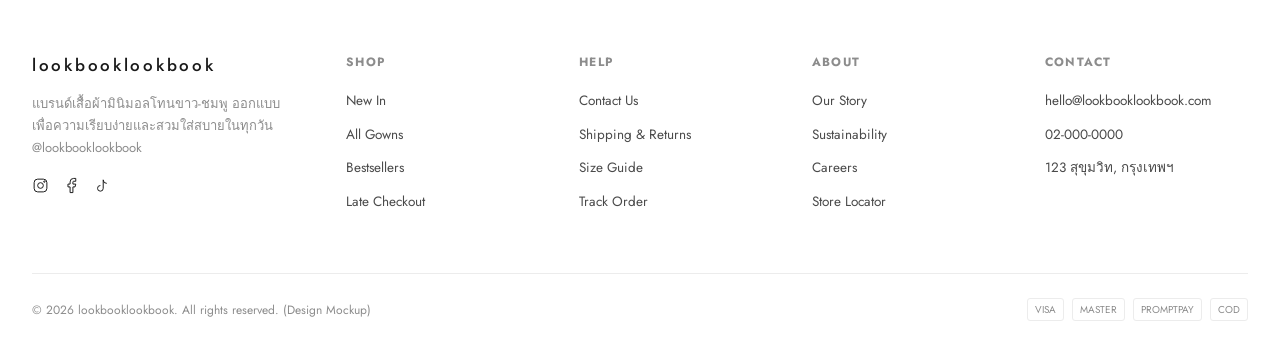
<file: shop.html>
<!DOCTYPE html>
<html lang="th">
<head>
<meta charset="UTF-8">
<meta name="viewport" content="width=device-width, initial-scale=1.0">
<title>Shop — lookbooklookbook</title>
<meta name="description" content="เลือกซื้อเสื้อผ้ามินิมอลจาก lookbooklookbook — เดรส เสื้อ นิตแวร์ เอาต์เตอร์ และแอคเซสเซอรี่">
<link rel="icon" href="data:image/svg+xml,<svg xmlns=%22http://www.w3.org/2000/svg%22 viewBox=%220 0 100 100%22><text y=%22.9em%22 font-size=%2290%22>🌸</text></svg>">
<link rel="preconnect" href="https://fonts.googleapis.com">
<link rel="preconnect" href="https://fonts.gstatic.com" crossorigin>
<link href="https://fonts.googleapis.com/css2?family=Cormorant+Garamond:wght@500;600&family=Jost:wght@300;400;500;600&display=swap" rel="stylesheet">
<link rel="stylesheet" href="css/style.css">
</head>
<body>

<div data-layout-header></div>

<div class="container">
  <div class="breadcrumb">
    <a href="index.html">Home</a><span>/</span><span data-crumb>Shop</span>
  </div>

  <div class="shop-head">
    <div>
      <h1 data-cat-title>Shop All</h1>
      <div class="count" data-count>0 items</div>
    </div>
  </div>

  <div class="shop-layout">
    <aside class="filter-sidebar">
      <div class="filter-group">
        <h4>Fabric</h4>
        <label><input type="checkbox" data-filter="cat" value="floral"> Floral Print</label>
        <label><input type="checkbox" data-filter="cat" value="lace"> Lace</label>
        <label><input type="checkbox" data-filter="cat" value="satin"> Satin</label>
        <label><input type="checkbox" data-filter="cat" value="jacquard"> Jacquard</label>
      </div>

      <div class="filter-group">
        <h4>Size</h4>
        <label><input type="checkbox" data-filter="size" value="XS"> XS</label>
        <label><input type="checkbox" data-filter="size" value="S"> S</label>
        <label><input type="checkbox" data-filter="size" value="M"> M</label>
        <label><input type="checkbox" data-filter="size" value="L"> L</label>
      </div>

      <div class="filter-group">
        <h4>Colour</h4>
        <label><input type="checkbox" data-filter="color" value="Pink Blossom"> Pink Blossom</label>
        <label><input type="checkbox" data-filter="color" value="Lilac"> Lilac</label>
        <label><input type="checkbox" data-filter="color" value="Sage"> Sage</label>
        <label><input type="checkbox" data-filter="color" value="Champagne"> Champagne</label>
        <label><input type="checkbox" data-filter="color" value="Pearl"> Pearl</label>
      </div>

      <div class="filter-group">
        <h4>Price</h4>
        <label><input type="checkbox" data-filter="price" value="0-5000"> ต่ำกว่า ฿5,000</label>
        <label><input type="checkbox" data-filter="price" value="5000-6500"> ฿5,000 – ฿6,500</label>
        <label><input type="checkbox" data-filter="price" value="6500-99999"> มากกว่า ฿6,500</label>
      </div>

      <button class="btn btn-block" data-clear-filters style="font-size:11px;padding:11px 0;">Clear All</button>
    </aside>

    <div>
      <div class="sort-row">
        <label>Sort by&nbsp;
          <select data-sort>
            <option value="featured">Featured</option>
            <option value="new">Newest</option>
            <option value="low">Price: Low to High</option>
            <option value="high">Price: High to Low</option>
          </select>
        </label>
      </div>
      <div class="grid" data-shop-grid></div>
      <p data-no-results style="display:none;text-align:center;color:#8c8c8c;padding:70px 0;">
        ไม่พบสินค้าที่ตรงกับตัวกรอง — ลองปรับตัวเลือกใหม่อีกครั้ง
      </p>
    </div>
  </div>
</div>

<div style="height:70px;"></div>
<div data-layout-footer></div>

<script src="js/products.js"></script>
<script src="js/layout.js"></script>
<script src="js/main.js"></script>
<script>
(function () {
  const params = new URLSearchParams(location.search);
  const cat = params.get('cat');

  if (cat && CAT_LABELS[cat]) {
    document.querySelector('[data-cat-title]').textContent = CAT_LABELS[cat];
    document.querySelector('[data-crumb]').textContent = CAT_LABELS[cat];
    document.title = CAT_LABELS[cat] + ' — lookbooklookbook';
  }

  const grid = document.querySelector('[data-shop-grid]');
  const countEl = document.querySelector('[data-count]');
  const noResults = document.querySelector('[data-no-results]');

  function checkedValues(kind) {
    return [...document.querySelectorAll(`[data-filter="${kind}"]:checked`)].map(i => i.value);
  }

  function render() {
    let list = cat ? PRODUCTS.filter(p => p.cat.includes(cat)) : PRODUCTS.slice();

    const cats = checkedValues('cat');
    if (cats.length) list = list.filter(p => cats.some(c => p.cat.includes(c)));

    const sizes = checkedValues('size');
    if (sizes.length) list = list.filter(p => sizes.some(s => p.sizes.includes(s) && !p.soldOut.includes(s)));

    const colors = checkedValues('color');
    if (colors.length) list = list.filter(p => p.colors.some(c => colors.includes(c.name)));

    const prices = checkedValues('price');
    if (prices.length) {
      list = list.filter(p => prices.some(r => {
        const [min, max] = r.split('-').map(Number);
        return p.price >= min && p.price <= max;
      }));
    }

    const sort = document.querySelector('[data-sort]').value;
    if (sort === 'low') list.sort((a, b) => a.price - b.price);
    if (sort === 'high') list.sort((a, b) => b.price - a.price);
    if (sort === 'new') list.sort((a, b) => b.id - a.id);

    grid.innerHTML = list.map(productCardHTML).join('');
    countEl.textContent = `${list.length} item${list.length === 1 ? '' : 's'}`;
    noResults.style.display = list.length ? 'none' : 'block';
  }

  document.querySelectorAll('[data-filter]').forEach(el => el.addEventListener('change', render));
  document.querySelector('[data-sort]').addEventListener('change', render);
  document.querySelector('[data-clear-filters]').addEventListener('click', () => {
    document.querySelectorAll('[data-filter]').forEach(el => { el.checked = false; });
    render();
  });

  render();
})();
</script>
</body>
</html>
</file>
<file: css/style.css>
/* ============================================
   lookbooklookbook — minimal clothing store (Zara-inspired)
   Palette: white / blush pink, minimal type
   ============================================ */

:root {
  --white: #ffffff;
  --ink: #1a1a1a;
  --ink-soft: #4a4a4a;
  --gray: #8c8c8c;
  --line: #ececec;
  --blush: #f6dde3;
  --blush-soft: #fbeef1;
  --blush-deep: #e8b7c4;
  --blush-text: #b46a7d;
  --max: 1440px;

  --font: 'Jost', 'Helvetica Neue', Arial, sans-serif;
  --font-serif: 'Cormorant Garamond', Georgia, serif;
}

* { box-sizing: border-box; margin: 0; padding: 0; }

html { scroll-behavior: smooth; }

body {
  font-family: var(--font);
  color: var(--ink);
  background: var(--white);
  -webkit-font-smoothing: antialiased;
  font-size: 15px;
  line-height: 1.5;
}

a { color: inherit; text-decoration: none; }
ul { list-style: none; }
img { max-width: 100%; display: block; }
button { font-family: inherit; cursor: pointer; border: none; background: none; }
input { font-family: inherit; }

.container {
  max-width: var(--max);
  margin: 0 auto;
  padding: 0 32px;
}

/* ---------- Announcement bar ---------- */
.announce {
  background: var(--ink);
  color: var(--white);
  text-align: center;
  font-size: 12px;
  letter-spacing: 0.08em;
  padding: 9px 12px;
  text-transform: uppercase;
}

/* ---------- Header ---------- */
.header {
  position: sticky;
  top: 0;
  z-index: 100;
  background: var(--white);
  border-bottom: 1px solid var(--line);
}

.header-inner {
  max-width: var(--max);
  margin: 0 auto;
  padding: 0 32px;
  display: grid;
  grid-template-columns: 1fr auto 1fr;
  align-items: center;
  height: 74px;
}

.nav-main {
  display: flex;
  gap: 28px;
}

.nav-main > li { position: relative; }

.nav-main a.nav-link {
  font-size: 13px;
  letter-spacing: 0.1em;
  text-transform: uppercase;
  padding: 8px 0;
  display: inline-block;
  position: relative;
}

.nav-main a.nav-link::after {
  content: '';
  position: absolute;
  left: 0; right: 0; bottom: 2px;
  height: 1px;
  background: var(--ink);
  transform: scaleX(0);
  transition: transform .25s ease;
}

.nav-main a.nav-link:hover::after { transform: scaleX(1); }

.logo {
  font-family: var(--font);
  font-size: 17px;
  letter-spacing: 0.16em;
  text-align: center;
  font-weight: 500;
  text-transform: lowercase;
  white-space: nowrap;
}

.header-icons {
  display: flex;
  justify-content: flex-end;
  align-items: center;
  gap: 20px;
}

.header-icons button, .header-icons a {
  display: flex;
  align-items: center;
  position: relative;
}

.icon { width: 20px; height: 20px; stroke: var(--ink); fill: none; stroke-width: 1.4; }

.bag-count {
  position: absolute;
  top: -7px; right: -9px;
  background: var(--blush-deep);
  color: var(--ink);
  font-size: 10px;
  width: 16px; height: 16px;
  border-radius: 50%;
  display: flex; align-items: center; justify-content: center;
  font-weight: 600;
}

.hamburger { display: none; }

/* Mega menu */
.mega {
  position: absolute;
  top: 100%;
  left: 50%;
  transform: translateX(-50%);
  background: var(--white);
  border: 1px solid var(--line);
  border-top: none;
  box-shadow: 0 12px 24px rgba(0,0,0,0.05);
  padding: 28px 36px;
  min-width: 480px;
  display: none;
  gap: 40px;
  grid-template-columns: repeat(2, auto);
}

.nav-main > li:hover .mega { display: grid; }

.mega-col h4 {
  font-size: 11px;
  letter-spacing: 0.12em;
  color: var(--gray);
  margin-bottom: 14px;
  text-transform: uppercase;
}

.mega-col li { margin-bottom: 10px; }
.mega-col a { font-size: 13.5px; }
.mega-col a:hover { color: var(--blush-text); }

/* ---------- Mobile nav drawer ---------- */
.drawer-overlay {
  position: fixed; inset: 0;
  background: rgba(0,0,0,0.35);
  z-index: 200;
  opacity: 0; pointer-events: none;
  transition: opacity .3s ease;
}
.drawer-overlay.open { opacity: 1; pointer-events: auto; }

.drawer {
  position: fixed; top: 0; left: 0; bottom: 0;
  width: 300px;
  background: var(--white);
  z-index: 201;
  transform: translateX(-100%);
  transition: transform .3s ease;
  padding: 24px;
  overflow-y: auto;
}
.drawer.open { transform: translateX(0); }

.drawer-close { float: right; font-size: 22px; }

.drawer h3 {
  font-size: 15px;
  letter-spacing: 0.1em;
  text-transform: uppercase;
  margin: 22px 0 10px;
}
.drawer a { display: block; padding: 8px 0; font-size: 14px; }
.drawer .drawer-sub a { padding-left: 12px; color: var(--ink-soft); font-size: 13px; }

/* ---------- Hero ---------- */
.hero {
  position: relative;
  height: 88vh;
  min-height: 560px;
  background: linear-gradient(180deg, var(--blush-soft) 0%, var(--white) 100%);
  display: flex;
  align-items: flex-end;
  overflow: hidden;
}

.hero-media {
  position: absolute; inset: 0;
  background-color: var(--blush-soft);
  background-image: url('../images/editorial-1.jpg');
  background-size: cover;
  background-position: center 12%;
}

.hero-media::after {
  content: '';
  position: absolute; inset: 0;
  background: linear-gradient(0deg, rgba(255,255,255,0.97) 8%, rgba(255,255,255,0.72) 32%, rgba(255,255,255,0) 68%);
}

.hero-content {
  position: relative;
  z-index: 2;
  width: 100%;
  text-align: center;
  padding-bottom: 64px;
}

.hero-eyebrow {
  font-size: 12px;
  letter-spacing: 0.25em;
  text-transform: uppercase;
  /* เข้มกว่าสีชมพูปกติ เพราะต้องอ่านออกบนรูปที่มีรายละเอียดเยอะ */
  color: #8c4d5e;
  margin-bottom: 14px;
}

.hero-title {
  font-family: var(--font-serif);
  font-size: clamp(40px, 7vw, 84px);
  font-weight: 500;
  letter-spacing: 0.02em;
  margin-bottom: 22px;
}

.btn {
  display: inline-block;
  padding: 14px 38px;
  font-size: 12px;
  letter-spacing: 0.14em;
  text-transform: uppercase;
  border: 1px solid var(--ink);
  transition: all .25s ease;
}
.btn:hover { background: var(--ink); color: var(--white); }

.btn-fill {
  background: var(--ink);
  color: var(--white);
}
.btn-fill:hover { background: var(--blush-text); border-color: var(--blush-text); }

.btn-block { display: block; width: 100%; text-align: center; }

/* ---------- Section headers ---------- */
.section {
  padding: 90px 0;
}
.section-tight { padding: 50px 0; }

.section-head {
  text-align: center;
  margin-bottom: 48px;
}
.section-head .eyebrow {
  font-size: 12px;
  letter-spacing: 0.22em;
  color: var(--blush-text);
  text-transform: uppercase;
  margin-bottom: 10px;
}
.section-head h2 {
  font-family: var(--font-serif);
  font-size: 38px;
  font-weight: 500;
}
.section-head p { color: var(--gray); margin-top: 10px; font-size: 14px; }

/* ---------- Category tiles ---------- */
.tiles {
  display: grid;
  grid-template-columns: repeat(3, 1fr);
  gap: 20px;
}

.tile {
  position: relative;
  aspect-ratio: 2/3;
  overflow: hidden;
  background: var(--blush-soft);
}
.tile img { width: 100%; height: 100%; object-fit: cover; transition: transform .6s ease; }
.tile:hover img { transform: scale(1.06); }

.tile-label {
  position: absolute;
  left: 0; right: 0; bottom: 26px;
  text-align: center;
  z-index: 2;
}
.tile-label span {
  background: var(--white);
  padding: 11px 30px;
  font-size: 12px;
  letter-spacing: 0.12em;
  text-transform: uppercase;
  display: inline-block;
}

/* ---------- Product grid ---------- */
.grid {
  display: grid;
  grid-template-columns: repeat(4, 1fr);
  gap: 28px 22px;
}

.card { cursor: pointer; }

.card-img {
  position: relative;
  aspect-ratio: 2/3;
  background: var(--blush-soft);
  overflow: hidden;
  margin-bottom: 14px;
}
.card-img img { width: 100%; height: 100%; object-fit: cover; transition: opacity .4s ease, transform .5s ease; }
.card-img img.img-alt { position: absolute; inset: 0; opacity: 0; }
.card:hover .card-img img.img-alt { opacity: 1; }
.card:hover .card-img img.img-main { transform: scale(1.04); }

.card-tag {
  position: absolute;
  top: 12px; left: 12px;
  background: var(--white);
  font-size: 10.5px;
  letter-spacing: 0.08em;
  padding: 5px 10px;
  text-transform: uppercase;
  z-index: 2;
}
.card-tag.sale { background: var(--blush-deep); }

.card-wish {
  position: absolute;
  top: 10px; right: 10px;
  width: 30px; height: 30px;
  background: rgba(255,255,255,0.85);
  border-radius: 50%;
  display: flex; align-items: center; justify-content: center;
  z-index: 2;
}
.card-wish .icon { width: 15px; height: 15px; }

.card-name { font-size: 13.5px; margin-bottom: 4px; }
.card-price { font-size: 13.5px; color: var(--ink-soft); }
.card-price .was { text-decoration: line-through; color: var(--gray); margin-right: 8px; }
.card-price .now { color: var(--blush-text); }

.card-swatches { display: flex; gap: 6px; margin-top: 8px; }
.swatch {
  width: 14px; height: 14px;
  border-radius: 50%;
  border: 1px solid var(--line);
}

/* ---------- Filter bar ---------- */
.shop-head {
  display: flex;
  align-items: center;
  justify-content: space-between;
  padding: 34px 0 22px;
  border-bottom: 1px solid var(--line);
  margin-bottom: 34px;
}
.shop-head h1 {
  font-family: var(--font-serif);
  font-size: 34px;
  font-weight: 500;
}
.shop-head .count { color: var(--gray); font-size: 13px; margin-top: 4px; }

.shop-layout {
  display: grid;
  grid-template-columns: 220px 1fr;
  gap: 44px;
}

.filter-group { margin-bottom: 30px; }
.filter-group h4 {
  font-size: 12px;
  letter-spacing: 0.1em;
  text-transform: uppercase;
  margin-bottom: 14px;
  display: flex;
  justify-content: space-between;
  align-items: center;
}
.filter-group label {
  display: flex;
  align-items: center;
  gap: 9px;
  font-size: 13.5px;
  color: var(--ink-soft);
  padding: 6px 0;
  cursor: pointer;
}
.filter-group input[type="checkbox"] { width: 14px; height: 14px; accent-color: var(--ink); }

.sort-row {
  display: flex;
  justify-content: flex-end;
  margin-bottom: 22px;
  font-size: 13px;
  color: var(--gray);
}
.sort-row select {
  border: none;
  font-family: inherit;
  font-size: 13px;
  color: var(--ink);
  background: transparent;
}

/* ---------- Editorial / banner split ---------- */
.split {
  display: grid;
  grid-template-columns: 1fr 1fr;
  align-items: center;
  gap: 0;
}
.split img { width: 100%; height: 640px; object-fit: cover; }
.split-text { padding: 60px 80px; }
.split-text .eyebrow { color: var(--blush-text); font-size: 12px; letter-spacing: 0.2em; text-transform: uppercase; margin-bottom: 14px; }
.split-text h2 { font-family: var(--font-serif); font-size: 42px; font-weight: 500; margin-bottom: 20px; }
.split-text p { color: var(--ink-soft); margin-bottom: 28px; line-height: 1.7; }

.split.reverse { grid-template-columns: 1fr 1fr; }
.split.reverse .split-text { order: 2; }

/* ---------- Newsletter ---------- */
.newsletter {
  background: var(--blush-soft);
  padding: 70px 0;
  text-align: center;
}
.newsletter h3 { font-family: var(--font-serif); font-size: 30px; margin-bottom: 10px; }
.newsletter p { color: var(--ink-soft); margin-bottom: 26px; font-size: 14px; }
.newsletter-form {
  display: flex;
  max-width: 420px;
  margin: 0 auto;
  border-bottom: 1px solid var(--ink);
}
.newsletter-form input {
  flex: 1;
  border: none;
  background: transparent;
  padding: 12px 4px;
  font-size: 14px;
  outline: none;
}
.newsletter-form button {
  font-size: 12px;
  letter-spacing: 0.1em;
  text-transform: uppercase;
  padding: 12px 6px;
}

/* ---------- Footer ---------- */
.footer {
  border-top: 1px solid var(--line);
  padding: 64px 0 24px;
}
.footer-grid {
  display: grid;
  grid-template-columns: 1.4fr repeat(4, 1fr);
  gap: 30px;
  margin-bottom: 50px;
}
.footer-brand .logo { text-align: left; margin-bottom: 14px; }
.footer-brand p { color: var(--gray); font-size: 13px; line-height: 1.7; max-width: 260px; }
.footer-social { display: flex; gap: 14px; margin-top: 18px; }
.footer-social .icon { width: 17px; height: 17px; }

.footer h5 {
  font-size: 12px;
  letter-spacing: 0.1em;
  text-transform: uppercase;
  margin-bottom: 18px;
  color: var(--gray);
}
.footer li { margin-bottom: 11px; }
.footer a { font-size: 13.5px; color: var(--ink-soft); }
.footer a:hover { color: var(--ink); }

.footer-bottom {
  display: flex;
  justify-content: space-between;
  align-items: center;
  padding-top: 24px;
  border-top: 1px solid var(--line);
  font-size: 12px;
  color: var(--gray);
}
.footer-bottom .payments { display: flex; gap: 8px; }
.footer-bottom .payments span {
  border: 1px solid var(--line);
  border-radius: 3px;
  padding: 3px 7px;
  font-size: 10px;
}

/* ---------- Breadcrumb ---------- */
.breadcrumb {
  padding: 20px 0;
  font-size: 12px;
  color: var(--gray);
  letter-spacing: 0.03em;
}
.breadcrumb a:hover { color: var(--ink); }
.breadcrumb span { margin: 0 6px; }

/* ---------- Product detail ---------- */
.pdp {
  display: grid;
  grid-template-columns: 84px 1fr 460px;
  gap: 20px;
  padding-bottom: 90px;
}

.pdp-thumbs { display: flex; flex-direction: column; gap: 10px; }
.pdp-thumbs img {
  aspect-ratio: 2/3;
  object-fit: cover;
  cursor: pointer;
  opacity: 0.55;
  border: 1px solid transparent;
}
.pdp-thumbs img.active { opacity: 1; border-color: var(--ink); }

.pdp-main-img { background: var(--blush-soft); aspect-ratio: 2/3; overflow: hidden; }
.pdp-main-img img { width: 100%; height: 100%; object-fit: cover; }

.pdp-info { padding-top: 10px; }
.pdp-info .brand-tag { font-size: 12px; letter-spacing: 0.14em; color: var(--gray); text-transform: uppercase; margin-bottom: 10px; }
.pdp-info h1 { font-family: var(--font-serif); font-size: 30px; font-weight: 500; margin-bottom: 10px; }
.pdp-price { font-size: 18px; margin-bottom: 24px; }
.pdp-price .now { color: var(--blush-text); }
.pdp-price .was { text-decoration: line-through; color: var(--gray); margin-right: 10px; font-size: 15px; }

.pdp-block { margin-bottom: 26px; }
.pdp-block h4 {
  font-size: 12px; letter-spacing: 0.1em; text-transform: uppercase;
  margin-bottom: 12px; display: flex; justify-content: space-between;
}
.pdp-block h4 a { font-size: 11px; text-decoration: underline; color: var(--gray); text-transform: none; letter-spacing: 0; }

.color-options { display: flex; gap: 10px; }
.color-swatch {
  width: 34px; height: 34px; border-radius: 50%;
  border: 1px solid var(--line);
  cursor: pointer;
  position: relative;
}
.color-swatch.selected::after {
  content: ''; position: absolute; inset: -4px;
  border: 1px solid var(--ink); border-radius: 50%;
}

.size-options { display: grid; grid-template-columns: repeat(6, 1fr); gap: 8px; }
.size-btn {
  border: 1px solid var(--line);
  padding: 12px 0;
  text-align: center;
  font-size: 13px;
  cursor: pointer;
}
.size-btn:hover { border-color: var(--ink); }
.size-btn.selected { border-color: var(--ink); background: var(--ink); color: var(--white); }
.size-btn.disabled { color: var(--line); border-color: var(--line); text-decoration: line-through; cursor: not-allowed; }

.qty-row { display: flex; align-items: center; gap: 16px; margin-bottom: 20px; }
.qty-control { display: flex; align-items: center; border: 1px solid var(--line); }
.qty-control button { width: 36px; height: 40px; font-size: 15px; }
.qty-control span { width: 36px; text-align: center; font-size: 14px; }

.pdp-actions { display: flex; gap: 12px; margin-bottom: 30px; }
.pdp-actions .btn-fill { flex: 1; }
.icon-btn {
  width: 50px; height: 50px;
  border: 1px solid var(--ink);
  display: flex; align-items: center; justify-content: center;
}

.accordion-item { border-top: 1px solid var(--line); }
.accordion-item:last-child { border-bottom: 1px solid var(--line); }
.accordion-head {
  width: 100%;
  display: flex; justify-content: space-between; align-items: center;
  padding: 16px 2px;
  font-size: 13px; letter-spacing: 0.04em; text-transform: uppercase;
}
.accordion-head .plus { font-size: 16px; transition: transform .2s ease; }
.accordion-item.open .plus { transform: rotate(45deg); }
.accordion-body {
  max-height: 0;
  overflow: hidden;
  transition: max-height .3s ease;
  font-size: 13.5px;
  color: var(--ink-soft);
  line-height: 1.8;
}
.accordion-item.open .accordion-body { max-height: 260px; padding-bottom: 18px; }

/* ---------- Complete the look / related ---------- */
.related { padding: 70px 0 90px; border-top: 1px solid var(--line); }

/* ---------- Cart / Bag ---------- */
.bag-layout {
  display: grid;
  grid-template-columns: 1fr 380px;
  gap: 60px;
  padding-bottom: 100px;
}
.bag-item {
  display: grid;
  grid-template-columns: 110px 1fr auto;
  gap: 20px;
  padding: 24px 0;
  border-bottom: 1px solid var(--line);
}
.bag-item img { aspect-ratio: 2/3; object-fit: cover; background: var(--blush-soft); }
.bag-item-name { font-size: 14.5px; margin-bottom: 6px; }
.bag-item-meta { font-size: 12.5px; color: var(--gray); margin-bottom: 4px; }
.bag-item-price { font-size: 14px; margin-top: 10px; }
.bag-item-remove { font-size: 12px; text-decoration: underline; color: var(--gray); margin-top: 12px; display: inline-block; }

.summary-box { background: var(--blush-soft); padding: 30px; align-self: start; }
.summary-box h3 { font-family: var(--font-serif); font-size: 22px; margin-bottom: 22px; }
.summary-row { display: flex; justify-content: space-between; font-size: 13.5px; margin-bottom: 14px; color: var(--ink-soft); }
.summary-row.total { color: var(--ink); font-size: 16px; font-weight: 600; border-top: 1px solid var(--line); padding-top: 16px; margin-top: 6px; }
.promo-row { display: flex; gap: 8px; margin: 18px 0; }
.promo-row input { flex: 1; border: 1px solid var(--line); padding: 10px 12px; font-size: 12.5px; background: var(--white); }
.promo-row button { border: 1px solid var(--ink); padding: 0 16px; font-size: 11px; letter-spacing: 0.06em; text-transform: uppercase; }

.empty-bag { text-align: center; padding: 100px 0; }
.empty-bag p { color: var(--gray); margin: 14px 0 26px; }

/* ---------- Trust strip ---------- */
.trust-strip {
  display: grid;
  grid-template-columns: repeat(4, 1fr);
  border-top: 1px solid var(--line);
  border-bottom: 1px solid var(--line);
}
.trust-item {
  text-align: center;
  padding: 30px 20px;
  border-left: 1px solid var(--line);
}
.trust-item:first-child { border-left: none; }
.trust-item .icon { width: 24px; height: 24px; margin: 0 auto 12px; }
.trust-item h5 { font-size: 12.5px; letter-spacing: 0.05em; text-transform: uppercase; margin-bottom: 6px; }
.trust-item p { font-size: 12px; color: var(--gray); }

/* ---------- Page header (about/contact/lookbook) ---------- */
.page-header {
  text-align: center;
  padding: 70px 0 50px;
}
.page-header .eyebrow { color: var(--blush-text); font-size: 12px; letter-spacing: 0.2em; text-transform: uppercase; margin-bottom: 12px; }
.page-header h1 { font-family: var(--font-serif); font-size: 46px; font-weight: 500; }

.lookbook-grid {
  display: grid;
  grid-template-columns: repeat(3, 1fr);
  gap: 20px;
}
.lookbook-grid img { aspect-ratio: 2/3; object-fit: cover; }
.lookbook-grid .tall { grid-row: span 2; aspect-ratio: auto; height: 100%; }

.prose { max-width: 720px; margin: 0 auto; text-align: center; color: var(--ink-soft); line-height: 1.9; font-size: 15px; }
.prose + .prose { margin-top: 20px; }

.contact-grid {
  display: grid;
  grid-template-columns: 1fr 1fr;
  gap: 60px;
}
.form-field { margin-bottom: 20px; }
.form-field label { display: block; font-size: 12px; letter-spacing: 0.06em; text-transform: uppercase; margin-bottom: 8px; color: var(--gray); }
.form-field input, .form-field textarea {
  width: 100%;
  border: 1px solid var(--line);
  padding: 13px 14px;
  font-size: 14px;
  outline: none;
  font-family: inherit;
}
.form-field input:focus, .form-field textarea:focus { border-color: var(--ink); }
.faq-item { border-top: 1px solid var(--line); padding: 18px 0; }
.faq-item:last-child { border-bottom: 1px solid var(--line); }
.faq-item h4 { font-size: 14px; margin-bottom: 8px; }
.faq-item p { font-size: 13.5px; color: var(--gray); line-height: 1.7; }

/* ---------- Toast ---------- */
.toast {
  position: fixed;
  bottom: 30px; left: 50%;
  transform: translateX(-50%) translateY(20px);
  background: var(--ink);
  color: var(--white);
  padding: 14px 26px;
  font-size: 13px;
  letter-spacing: 0.03em;
  z-index: 300;
  opacity: 0;
  pointer-events: none;
  transition: all .3s ease;
}
.toast.show { opacity: 1; transform: translateX(-50%) translateY(0); }

/* ---------- Search overlay ---------- */
.search-overlay {
  position: fixed; inset: 0;
  background: rgba(255,255,255,0.98);
  z-index: 250;
  display: flex;
  align-items: flex-start;
  justify-content: center;
  padding-top: 140px;
  opacity: 0; pointer-events: none;
  transition: opacity .25s ease;
}
.search-overlay.open { opacity: 1; pointer-events: auto; }
.search-box { width: 100%; max-width: 640px; padding: 0 24px; }
.search-box input {
  width: 100%;
  border: none;
  border-bottom: 1px solid var(--ink);
  font-family: var(--font-serif);
  font-size: 30px;
  padding: 10px 0;
  outline: none;
  background: transparent;
}
.search-close { position: absolute; top: 30px; right: 40px; font-size: 26px; }
.search-suggest { margin-top: 30px; font-size: 13px; color: var(--gray); }
.search-suggest a { display: inline-block; margin: 6px 10px 6px 0; padding: 7px 16px; border: 1px solid var(--line); }

/* ---------- Responsive ---------- */
@media (max-width: 1100px) {
  .grid { grid-template-columns: repeat(3, 1fr); }
  .footer-grid { grid-template-columns: 1fr 1fr 1fr; }
  .pdp { grid-template-columns: 70px 1fr; }
  .pdp > .pdp-info { grid-column: 1 / -1; padding-top: 30px; }
}

@media (max-width: 860px) {
  .nav-main, .header-icons a.hide-mobile { display: none; }
  .hamburger { display: block; }
  .header-inner { grid-template-columns: auto 1fr auto; }
  .logo { font-size: 12.5px; letter-spacing: 0.1em; }
  .tiles { grid-template-columns: 1fr; }
  .grid { grid-template-columns: repeat(2, 1fr); gap: 20px 14px; }
  .split, .split.reverse { grid-template-columns: 1fr; }
  .split-text { padding: 40px 24px; }
  .split img { height: 380px; }
  .shop-layout { grid-template-columns: 1fr; }
  .filter-sidebar { display: none; }
  .bag-layout { grid-template-columns: 1fr; }
  .pdp { grid-template-columns: 1fr; }
  .pdp-thumbs { flex-direction: row; overflow-x: auto; }
  .pdp-thumbs img { width: 70px; flex: none; }
  .footer-grid { grid-template-columns: 1fr 1fr; }
  .trust-strip { grid-template-columns: repeat(2, 1fr); }
  .trust-item:nth-child(3) { border-left: none; }
  .lookbook-grid { grid-template-columns: 1fr 1fr; }
  .contact-grid { grid-template-columns: 1fr; gap: 30px; }
  .section-head h2 { font-size: 30px; }
  .hero-title { font-size: 44px; }
}
</file>
